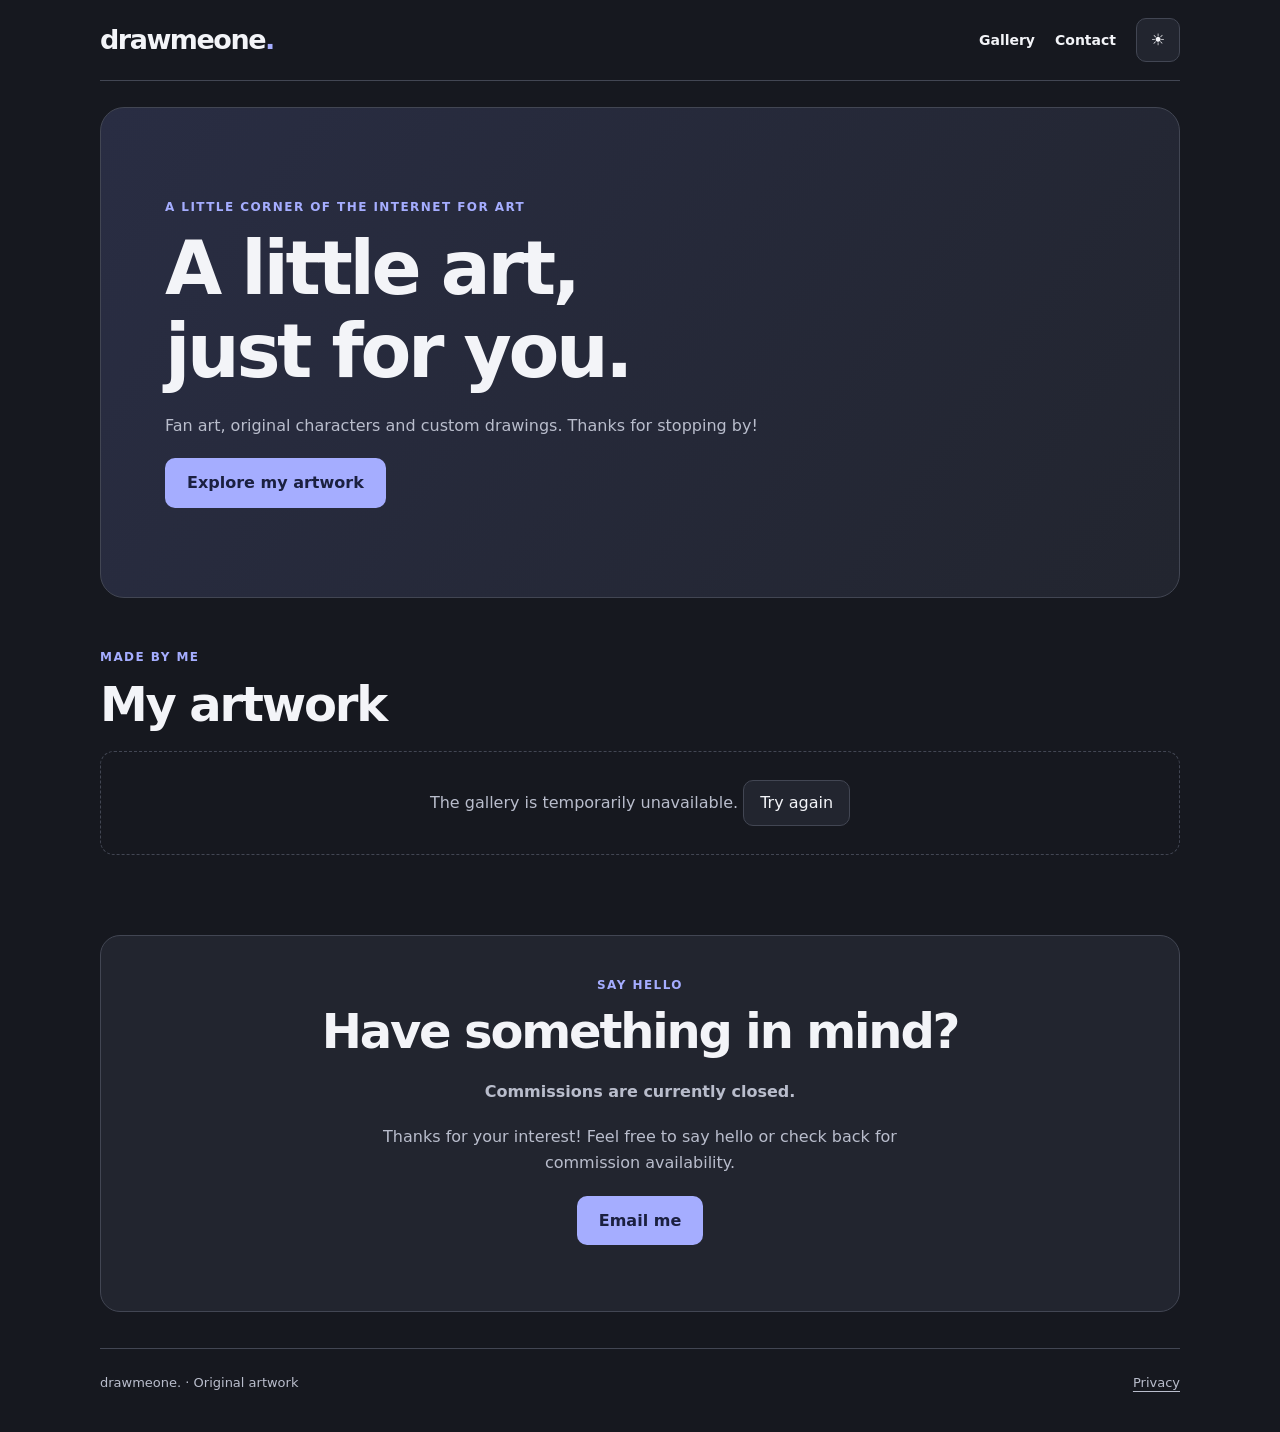
<file: index.html>
<!doctype html>
<html lang="en" data-public-mode="dark" data-layout="showcase">
<head>
<meta charset="utf-8">
<meta name="viewport" content="width=device-width,initial-scale=1">
<meta name="theme-color" content="#16181f">
<meta name="description" content="Draw Me One — a personal gallery of original drawings, fan art and character artwork.">
<meta name="robots" content="index,follow">
<meta property="og:title" content="Draw Me One — A little art, just for you">
<meta property="og:description" content="Original drawings, fan art and characters by an independent artist.">
<meta property="og:url" content="https://drawmeone.com/">
<meta property="og:type" content="website">
<link rel="canonical" href="https://drawmeone.com/">
<link rel="icon" href="/favicon.svg" type="image/svg+xml">
<title>Draw Me One — Personal art &amp; drawings</title>
<link rel="stylesheet" href="/styles.css?v=211">
<script defer src="/studio.js?v=211"></script>
</head>
<body class="home">
<a class="skip" href="#main">Skip to content</a>
<header class="masthead"><a class="wordmark" href="/" aria-label="Draw Me One homepage">drawmeone<span>.</span></a><nav aria-label="Main navigation"><a href="#portfolio">Gallery</a><a href="#contact">Contact</a><button type="button" id="theme" class="theme" aria-label="Switch to light mode">☀</button></nav></header>
<main id="main" tabindex="-1">
<section class="hero"><div class="eyebrow">A LITTLE CORNER OF THE INTERNET FOR ART</div><h1 id="hero-title">A little art,<br>just for you.</h1><p id="hero-intro">Fan art, original characters and custom drawings. Thanks for stopping by!</p><a class="primary" href="#portfolio">Explore my artwork</a></section>
<section id="portfolio" class="gallery-section" aria-labelledby="gallery-title"><div class="section-heading"><div><p class="eyebrow">MADE BY ME</p><h2 id="gallery-title">My artwork</h2></div><a id="all-art" href="/portfolio.php" hidden>See all drawings</a></div>
<noscript><p>JavaScript is disabled. <a href="/portfolio.php">Browse published drawings</a> or <a href="mailto:support@drawmeone.com">email the artist</a>.</p></noscript><p id="gallery-status" role="status">Loading artwork…</p><div id="gallery" class="gallery" role="group" aria-label="Published drawings" aria-busy="true"></div><div class="center"><button type="button" id="more" hidden>See more drawings</button></div></section>
<section id="contact" class="contact"><p class="eyebrow">SAY HELLO</p><h2>Have something in mind?</h2><p id="availability" class="availability" role="status">Commissions are currently closed.</p><p id="contact-copy">Thanks for your interest! Feel free to say hello or check back for commission availability.</p><p id="price" hidden></p><p id="payment-methods" hidden></p><form id="request-form" class="request-form" hidden><h3>Request a drawing</h3><p>Tell me about your idea. I'll reply by email to discuss the details, including any reference images.</p><label>Your name<input id="request-name" required maxlength="100" autocomplete="name"></label><label>Your email<input id="request-email" required type="email" maxlength="254" autocomplete="email"></label><label>What would you like me to draw?<textarea id="request-brief" required minlength="5" maxlength="3000" rows="5"></textarea></label><label>Budget (optional)<input id="request-budget" maxlength="120" placeholder="e.g. $30 CAD"></label><div class="request-trap" aria-hidden="true"><label>Website<input id="request-website" tabindex="-1" autocomplete="off"></label></div><div id="request-captcha"></div><button type="button" id="request-retry" hidden>Retry verification</button><button type="submit" class="primary" id="request-submit" disabled>Send request</button><p id="request-status" role="status"></p><small>No account required. This is an enquiry, not a purchase. Your details are used to respond; see <a href="/privacy.php">Privacy</a>.</small></form><a class="primary" href="mailto:support@drawmeone.com">Email me</a><div id="socials" class="socials"></div></section>
</main>
<footer><span>drawmeone. · Original artwork</span><a href="/privacy.php">Privacy</a></footer>
<dialog id="viewer" aria-label="View drawing"><div class="viewer-top"><span id="counter" aria-live="polite"></span><button type="button" id="close-viewer" aria-label="Close drawing">✕</button></div><div class="viewer-stage"><img id="large-art" alt=""><p id="viewer-error" role="status" hidden>Drawing unavailable. Please try again later.</p></div><div class="viewer-bottom"><button type="button" id="prev" aria-label="Previous drawing">←</button><a id="detail" href="/">Drawing link</a><button type="button" id="next" aria-label="Next drawing">→</button></div></dialog>
</body>
</html>
</file>
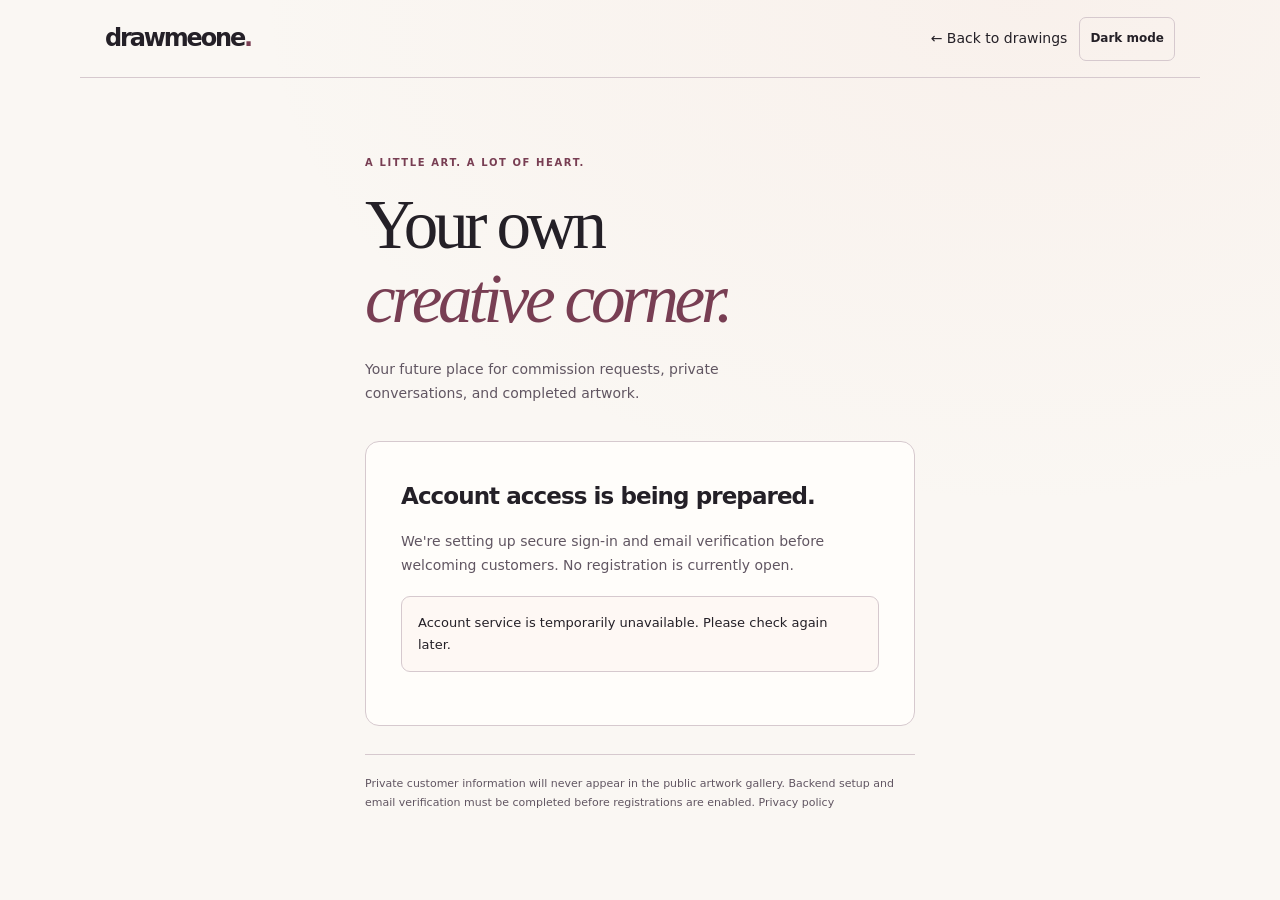
<file: account.html>
<!doctype html>
<html lang="en">
<head>
<meta charset="utf-8">
<meta name="viewport" content="width=device-width,initial-scale=1">
<meta name="robots" content="noindex,nofollow">
<meta name="referrer" content="no-referrer">
<meta name="theme-color" content="#141318">
<title>Your account · Draw Me One</title>
<link rel="icon" href="./favicon.svg" type="image/svg+xml">
<style>
:root{color-scheme:dark;--bg:#141318;--surface:#211e24;--line:#4a414c;--ink:#f9f1e9;--muted:#c3b4bb;--accent:#edb9ab}
*{box-sizing:border-box}
body{margin:0;min-height:100vh;background:radial-gradient(ellipse 80% 75% at 80% 0,rgba(237,185,171,.1),transparent 75%),var(--bg);font:14px/1.7 system-ui,-apple-system,Segoe UI,sans-serif;color:var(--ink)}
header{height:78px;display:flex;align-items:center;justify-content:space-between;gap:15px;max-width:1120px;margin:0 auto;padding:0 25px;border-bottom:1px solid var(--line)}
a{color:inherit;text-decoration:none}
a:hover{text-decoration:underline}
.brand{font-weight:900;font-size:24px;letter-spacing:-.09em}
.brand span{color:var(--accent)}
header a:last-child{font-size:12px;font-weight:700;color:var(--muted)}
main{width:min(100% - 36px,550px);margin:clamp(50px,8vh,110px) auto 100px}
.eyebrow{color:var(--accent);font-size:10px;letter-spacing:.16em;font-weight:800}
h1{font-family:Georgia,serif;font-size:clamp(44px,8vw,69px);line-height:1.07;letter-spacing:-.06em;margin:15px 0 22px;font-weight:500}
h1 em{font-weight:400;color:var(--accent)}
.lead{color:var(--muted);max-width:450px;font-size:14px;margin-bottom:35px}
.panel{background:var(--surface);border:1px solid var(--line);border-radius:14px;padding:clamp(22px,5vw,35px)}
h2{font-size:23px;font-weight:700;letter-spacing:-.04em;margin:0 0 12px}
p{color:var(--muted)}
.notice{border:1px solid var(--line);background:rgba(237,185,171,.075);border-radius:9px;padding:15px 16px;font-size:13px;color:var(--ink);margin:18px 0;white-space:pre-wrap;overflow-wrap:anywhere}
.notice[data-error="true"]{border-color:#e9a09d}
.tab-row{display:flex;gap:6px;border:1px solid var(--line);border-radius:9px;padding:5px;margin-bottom:24px}
.tab-row button{flex:1;background:transparent;border:0;color:var(--muted);border-radius:6px;padding:11px;font-weight:800;cursor:pointer}
.tab-row button[aria-selected="true"]{background:var(--accent);color:var(--accent-ink,#291c21)}
label{display:block;font-weight:700;font-size:12px;margin:17px 0 7px}
input{display:block;background:var(--bg);color:var(--ink);width:100%;border:1px solid var(--line);border-radius:8px;padding:13px;font:inherit;min-height:48px}
input:focus{border-color:var(--accent);outline:2px solid rgba(237,185,171,.25)}
button.primary{width:100%;margin-top:23px;background:var(--accent);color:var(--accent-ink,#21191c);border:0;border-radius:8px;padding:14px 18px;font-weight:900;min-height:49px;cursor:pointer}
button:disabled{opacity:.5;cursor:not-allowed}
small{display:block;color:var(--muted);font-size:11px;line-height:1.6;margin-top:8px}
.turnstile-slot{margin:22px 0 0;min-height:8px}
.account-card{display:flex;flex-direction:column;gap:11px}
.account-card strong{font-size:18px}
.account-card .primary{margin-top:15px}.account-commission-link{display:block;border-radius:8px;text-align:center;background:var(--accent);color:var(--accent-ink,#21191c);padding:14px 18px;font-size:13px;font-weight:800;text-decoration:none}.account-commission-link:hover{text-decoration:none;filter:brightness(1.08)}
.info-list{font-size:12px;color:var(--muted);margin-top:28px}
footer{border-top:1px solid var(--line);padding-top:20px;margin-top:28px;font-size:11px;color:var(--muted)}
[hidden]{display:none!important}
.privacy-ack{display:flex;align-items:flex-start;gap:9px}.privacy-ack input{width:18px;min-height:18px;height:18px;flex:0 0 18px;margin:3px 0 0}#signup-policy-link{text-decoration:underline}
 #account-privacy{border-top:1px solid var(--line);padding-top:12px;min-width:0}#account-privacy summary{cursor:pointer;min-height:44px;font-weight:700;padding:8px 0}#privacy-action,#privacy-note{display:block;width:100%;max-width:100%;background:var(--bg);color:var(--ink);border:1px solid var(--line);border-radius:8px;padding:12px;font:inherit}#privacy-case{white-space:pre-wrap;overflow-wrap:anywhere}#account-security{border-top:1px solid var(--line);padding-top:12px;min-width:0}#account-security summary{cursor:pointer;min-height:44px;font-weight:700;padding:8px 0}#security-action{display:block;width:100%;background:var(--bg);color:var(--ink);border:1px solid var(--line);border-radius:8px;padding:12px;font:inherit;min-height:48px}#security-notice,#account-email{overflow-wrap:anywhere}
.skip-link{position:absolute;left:14px;top:-90px;z-index:1000;padding:10px 16px;background:var(--accent);color:var(--accent-ink,#21191c);border-radius:7px;font-weight:800;text-decoration:none}
.skip-link:focus{top:10px}
button:focus-visible,a:focus-visible{outline:2px solid var(--accent);outline-offset:3px}
</style>
<link rel="stylesheet" href="./customer-theme.css?v=1">
<script src="./public-theme.js?v=2"></script>
<script defer src="./account.js?v=25"></script>
</head>
<body>
<a class="skip-link" href="#main">Skip to main content</a>
<header><a class="brand" href="./index.html">drawmeone<span>.</span></a><nav class="customer-head-actions" aria-label="Account navigation"><a href="./index.html">← Back to drawings</a><button type="button" class="public-theme-toggle" data-public-theme hidden>Light mode</button></nav></header>
<main id="main" tabindex="-1">
<span class="eyebrow">A LITTLE ART. A LOT OF HEART.</span>
<h1>Your own<br><em>creative corner.</em></h1>
<p class="lead">Your future place for commission requests, private conversations, and completed artwork.</p>

<section class="panel" id="unavailable" aria-live="polite">
  <h2>Account access is being prepared.</h2>
  <p>We're setting up secure sign-in and email verification before welcoming customers. No registration is currently open.</p>
  <div class="notice" id="service-state">Checking availability…</div>
</section>

<section class="panel" id="auth-workspace" hidden>
  <div class="tab-row" role="tablist" aria-label="Account action">
    <button type="button" id="tab-login" role="tab" aria-selected="true" aria-controls="login-form">Sign in</button>
    <button type="button" id="tab-signup" role="tab" aria-selected="false" aria-controls="signup-form" hidden>Create account</button>
  </div>
  <form id="login-form" autocomplete="on" novalidate>
    <h2>Welcome back.</h2>
    <label for="login-email">Email</label>
    <input id="login-email" name="email" type="email" maxlength="254" autocomplete="email" required>
    <label for="login-password">Password</label>
    <input id="login-password" name="password" type="password" autocomplete="current-password" required>
    <div id="captcha-login" class="turnstile-slot"></div>
    <p style="margin:14px 0 0;text-align:right"><a href="./password-reset.html" style="font-size:12px;color:var(--accent)">Forgot your password?</a></p>
    <button type="submit" id="submit-login" class="primary" disabled>Sign in</button>
  </form>
  <form id="signup-form" autocomplete="on" novalidate hidden>
    <h2>Make yourself at home.</h2>
    <label for="signup-name">Display name</label>
    <input id="signup-name" name="display_name" maxlength="120" minlength="2" autocomplete="name" required>
    <label for="signup-email">Email</label>
    <input id="signup-email" name="email" type="email" maxlength="254" autocomplete="email" required>
    <label for="signup-password">Password</label>
    <input id="signup-password" name="password" type="password" minlength="12" maxlength="128" autocomplete="new-password" required>
    <small>Use at least 12 characters. Never reuse your email password.</small>
    <label for="signup-password-confirm">Confirm password</label>
    <input id="signup-password-confirm" name="password_confirm" type="password" minlength="12" maxlength="128" autocomplete="new-password" required>
    <p><a id="signup-policy-link" href="./policy.php#privacy" target="_blank" rel="noopener noreferrer">Read the privacy policy</a> (opens in a new tab).</p>
    <label class="privacy-ack"><input id="signup-privacy-ack" type="checkbox" required> I have read the privacy policy.</label>
    <div id="captcha-signup" class="turnstile-slot"></div>
    <button type="submit" id="submit-signup" class="primary" disabled>Create account</button>
  </form>
  <div id="resend-wrap" hidden>
    <button type="button" id="toggle-resend" style="border:0;background:transparent;color:var(--accent);padding:12px 0;text-decoration:underline;cursor:pointer">Didn't get a verification email?</button>
    <form id="resend-form" hidden>
      <h2>Send another link.</h2>
      <p>Enter the email address you used to register. For privacy, we won't reveal whether an account exists.</p>
      <label for="resend-email">Email</label>
      <input id="resend-email" type="email" maxlength="254" autocomplete="email" required>
      <div id="captcha-resend" class="turnstile-slot"></div>
      <button type="submit" id="submit-resend" class="primary" disabled>Resend verification email</button>
    </form>
  </div>
  <p id="form-notice" class="notice" role="status" aria-live="polite" hidden></p>
  <small>Commission bookings remain closed. Account access does not yet mean orders can be placed.</small>
</section>

<section class="panel" id="signed-in" hidden>
  <div class="account-card">
    <h2>You're signed in.</h2>
    <strong id="account-name"></strong>
    <span id="account-email"></span>
    <p>Review your private commission requests and follow their status. New submissions open only when the artist is ready.</p>
    <a href="./commission.html" class="primary account-commission-link">My commissions &amp; request form</a>
    <p id="account-session-count" aria-live="polite"></p>
    <details id="account-security"><summary>Account security</summary>
      <form id="security-form">
        <label for="security-action">Security action</label>
        <select id="security-action"><option value="revoke_other_sessions">Sign out other devices</option><option value="change_password">Change password</option></select>
        <label for="security-current">Current password</label>
        <input id="security-current" type="password" autocomplete="current-password" required maxlength="128">
        <div id="security-new-fields" hidden>
          <label for="security-new">New password</label>
          <input id="security-new" type="password" autocomplete="new-password" minlength="12" maxlength="128">
          <label for="security-confirm">Confirm new password</label>
          <input id="security-confirm" type="password" autocomplete="new-password" minlength="12" maxlength="128">
          <small>Changing your password signs out every device, including this one.</small>
        </div>
        <button class="primary" id="security-submit" type="submit">Apply security action</button>
      </form>
    </details>
    <p id="security-notice" role="status" aria-live="polite"></p>
    <details id="account-privacy" hidden><summary>My data and privacy</summary>
      <p>Download a structured JSON copy of your customer records. Images are not included; use your commission workspace for available image downloads. For additional data, corrections or deletion, submit a request for individual review.</p>
      <p id="privacy-case" role="status"></p>
      <details id="privacy-history"><summary>Previous privacy requests</summary><div id="privacy-history-list"></div><p id="privacy-history-status" role="status"></p><button type="button" class="primary" id="privacy-history-refresh">Refresh history</button><button type="button" class="primary" id="privacy-history-more" hidden>Load older cases</button></details>
      <form id="privacy-form">
        <label for="privacy-action">Action</label>
        <select id="privacy-action"><option value="export">Download customer records</option><option value="access">Request additional data access</option><option value="correction">Request a correction</option><option value="deletion">Request deletion</option></select>
        <div id="privacy-note-fields" hidden><label for="privacy-note">Details (optional)</label><textarea id="privacy-note" maxlength="1000" rows="3" placeholder="Describe your request. Do not include passwords, card numbers or identity documents." aria-describedby="privacy-note-count"></textarea><small id="privacy-note-count" role="status"></small></div>
        <label for="privacy-password">Current password</label>
        <input id="privacy-password" type="password" autocomplete="current-password" maxlength="128" required>
        <button type="submit" class="primary" id="privacy-submit">Continue</button>
        <button type="button" class="primary" id="privacy-withdraw" hidden>Withdraw open request</button>
      </form>
      <p id="privacy-notice" role="status" aria-live="polite"></p>
      <p><small>Submitting a deletion request does not delete or deactivate your account. Retention obligations and existing orders require review.</small></p>
    </details>
    <button id="sign-out" class="primary" type="button">Sign out</button>
  </div>
</section>

<footer>Private customer information will never appear in the public artwork gallery. Backend setup and email verification must be completed before registrations are enabled. <a href="./policy.php#privacy">Privacy policy</a></footer>
</main>
</body>
</html>
</file>
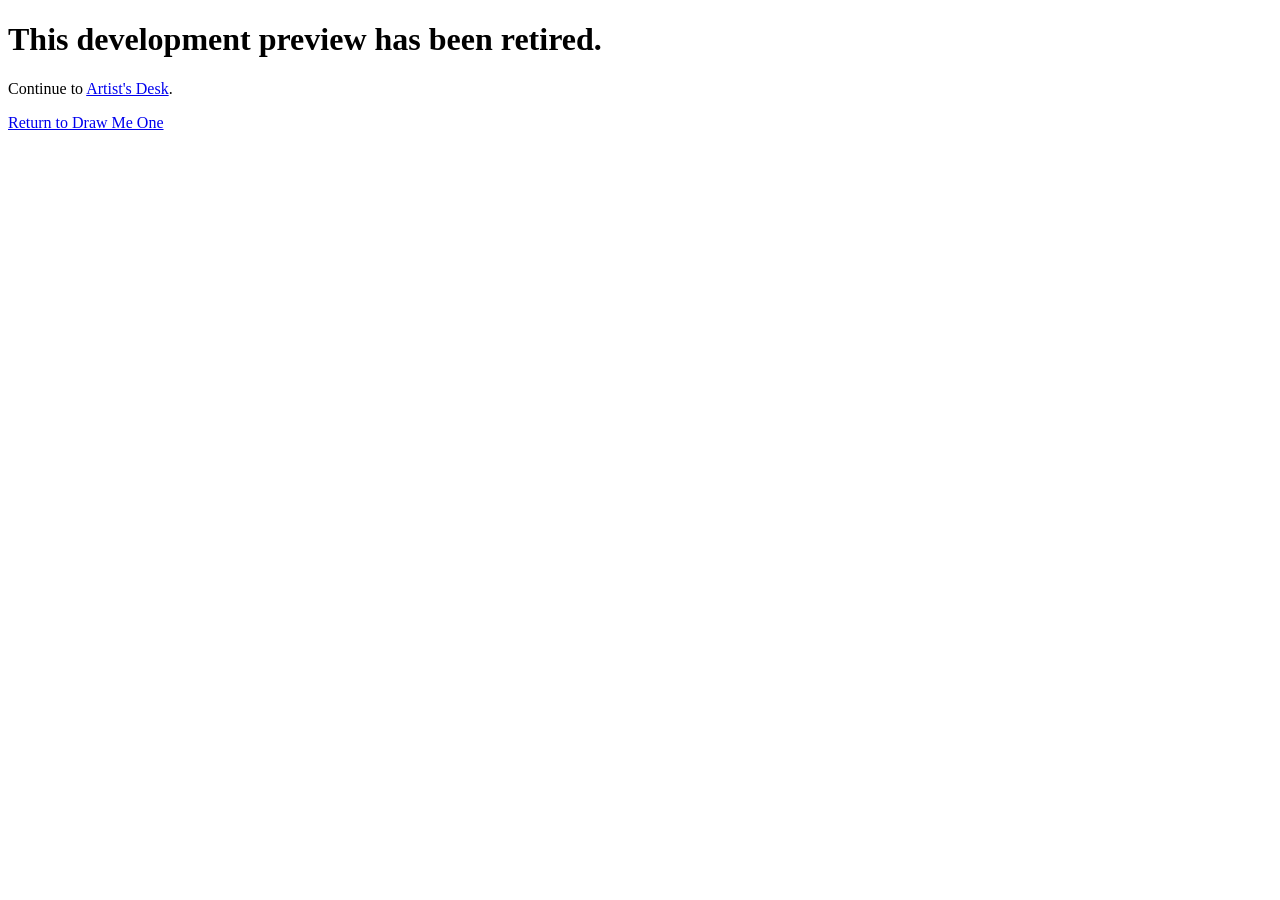
<file: admin-preview.html>
<!doctype html>
<html lang="en"><head><meta charset="utf-8"><meta name="viewport" content="width=device-width,initial-scale=1"><meta name="robots" content="noindex,nofollow"><meta name="referrer" content="no-referrer"><title>Workspace moved | Draw Me One</title></head><body><main><h1>This development preview has been retired.</h1><p>Continue to <a href="/studio-admin/index.php">Artist's Desk</a>.</p><p><a href="/">Return to Draw Me One</a></p></main></body></html>
</file>
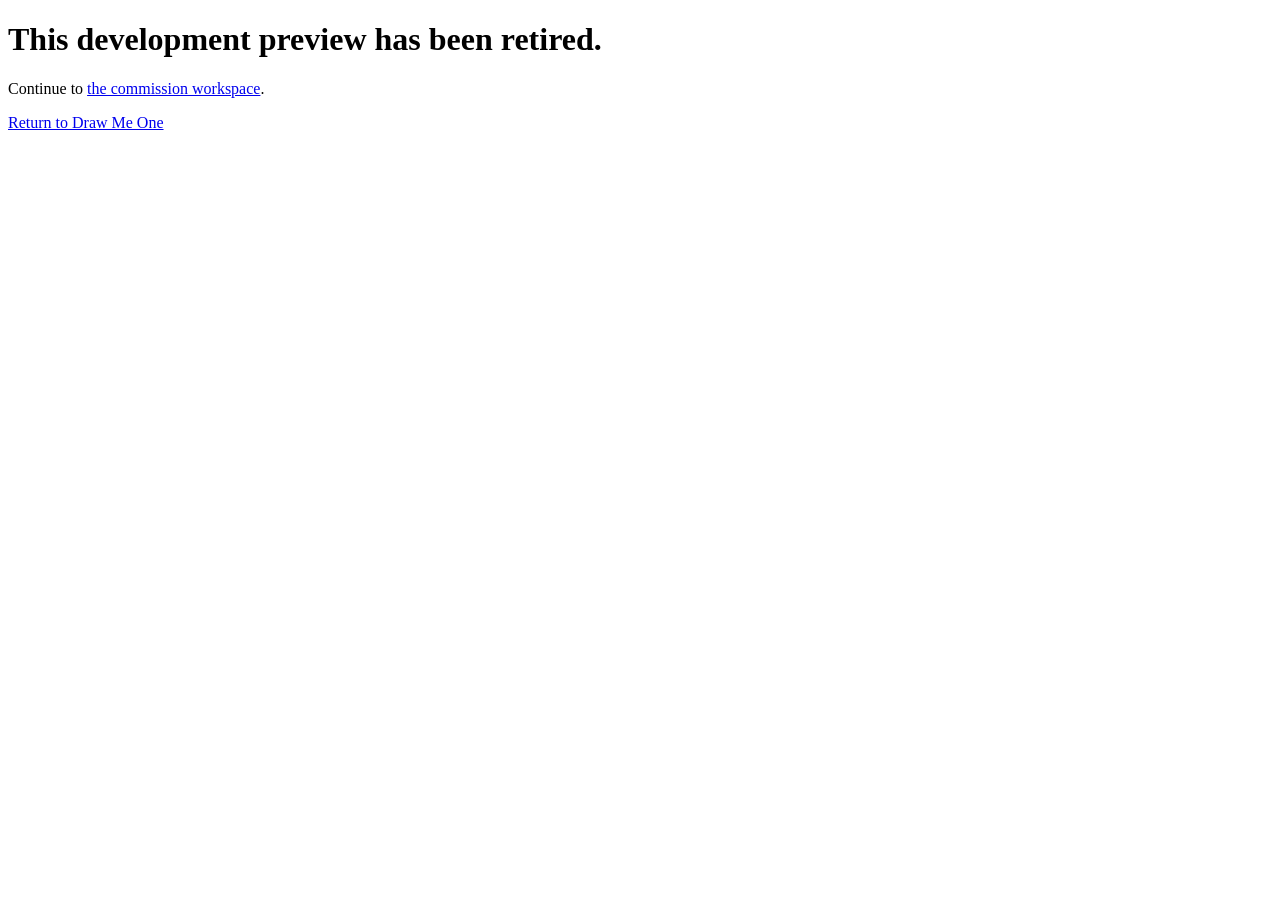
<file: commission-preview.html>
<!doctype html>
<html lang="en"><head><meta charset="utf-8"><meta name="viewport" content="width=device-width,initial-scale=1"><meta name="robots" content="noindex,nofollow"><meta name="referrer" content="no-referrer"><title>Workspace moved | Draw Me One</title></head><body><main><h1>This development preview has been retired.</h1><p>Continue to <a href="/commission.html">the commission workspace</a>.</p><p><a href="/">Return to Draw Me One</a></p></main></body></html>
</file>
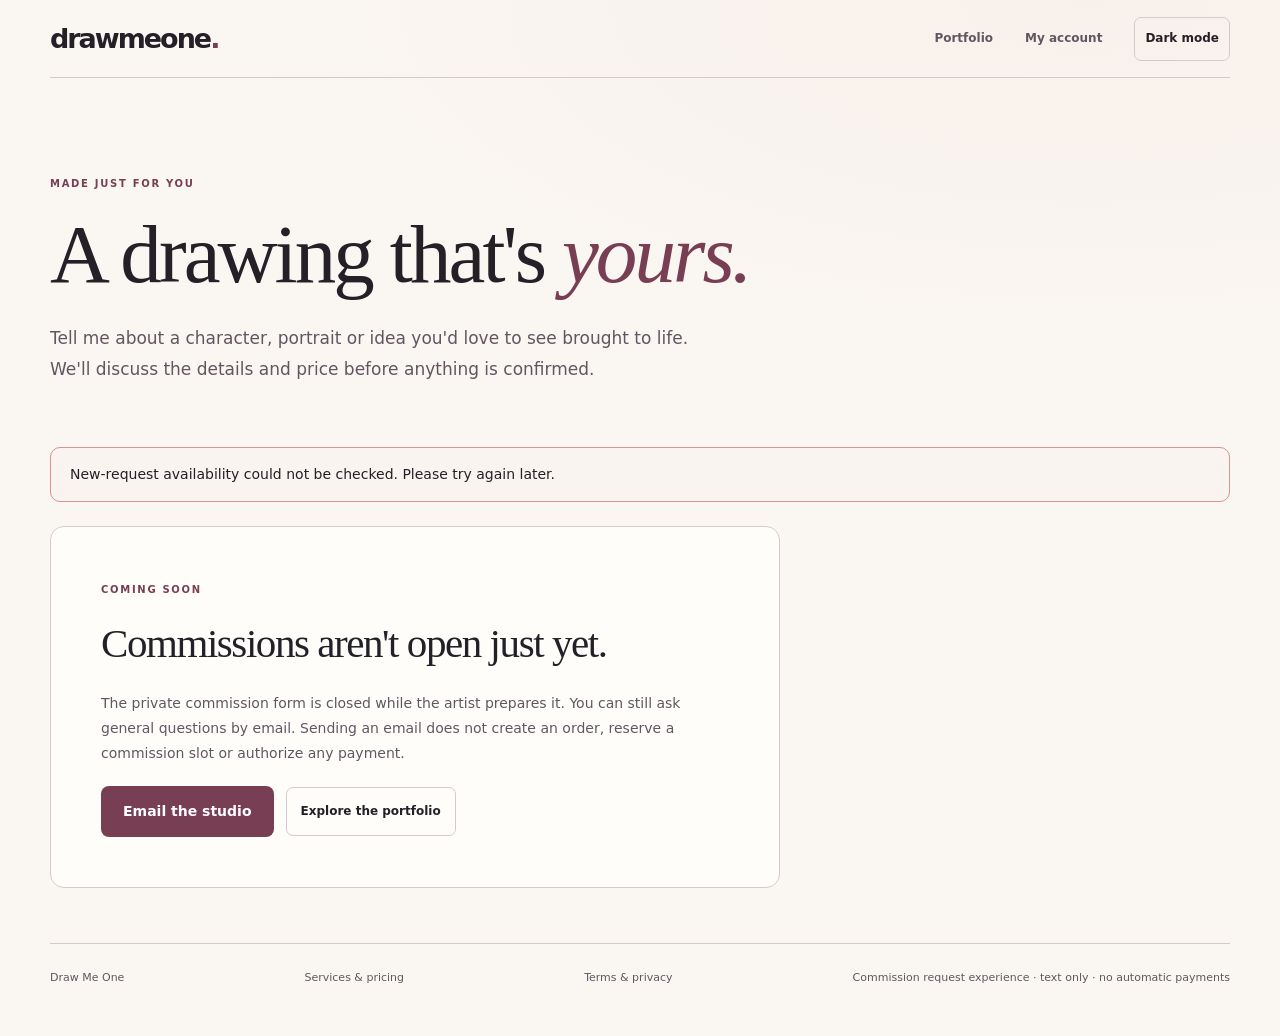
<file: commission.html>
<!doctype html>
<html lang="en">
<head>
<meta charset="utf-8">
<meta name="viewport" content="width=device-width,initial-scale=1">
<meta name="robots" content="noindex,nofollow">
<meta name="referrer" content="no-referrer">
<meta name="theme-color" content="#151317">
<meta name="description" content="Request an original custom drawing through Draw Me One when commissions open.">
<title>Commission a drawing · Draw Me One</title>
<link rel="icon" href="./favicon.svg" type="image/svg+xml">
<link rel="stylesheet" href="./commission.css?v=34">
<link rel="stylesheet" href="./customer-theme.css?v=1">
<script src="./public-theme.js?v=2"></script>
<script defer src="./commission.js?v=69"></script>
</head>
<body>
<a class="skip" href="#main">Skip to content</a>
<header class="site-head">
  <a href="./index.html" class="wordmark" aria-label="Draw Me One homepage">drawmeone<span>.</span></a>
  <nav aria-label="Main navigation">
    <a href="./index.html">Portfolio</a>
    <a href="./account.html">My account</a>
    <button type="button" class="public-theme-toggle" data-public-theme hidden>Light mode</button>
  </nav>
</header>
<main id="main" tabindex="-1">
  <div class="page-heading">
    <span class="eyebrow">MADE JUST FOR YOU</span>
    <h1>A drawing that's <em>yours.</em></h1>
    <p>Tell me about a character, portrait or idea you'd love to see brought to life. We'll discuss the details and price before anything is confirmed.</p>
  </div>
  <section id="request-status" class="notice" role="status" aria-live="polite">Checking commission availability…</section>
  <section id="request-closed" class="state-panel">
    <span class="eyebrow">COMING SOON</span>
    <h2>Commissions aren't open just yet.</h2>
    <p>The private commission form is closed while the artist prepares it. You can still ask general questions by email. Sending an email does not create an order, reserve a commission slot or authorize any payment.</p>
    <div class="closed-actions">
      <a href="mailto:support@drawmeone.com?subject=Draw%20Me%20One%20inquiry" class="primary-link">Email the studio</a>
      <a href="./index.html#portfolio" class="text-button">Explore the portfolio</a>
    </div>
  </section>
  <section id="request-signin" class="state-panel" hidden>
    <span class="eyebrow">YOUR CREATIVE CORNER</span>
    <h2>Sign in to send your idea.</h2>
    <p>Your private customer account keeps commission details separate from public artwork. A confirmed email address is required.</p>
    <a id="request-signin-link" href="./account.html" class="primary-link">Sign in or create an account</a>
  </section>
  <div id="customer-workspace" class="workspace" hidden>
    <section id="request-recovery" class="request-form-panel" hidden aria-labelledby="request-recovery-heading">
      <h2 id="request-recovery-heading">Previous submission</h2>
      <p class="small">An earlier submission ID is retained in this browser tab. Check whether it was received, even if commission intake is closed.</p>
      <button id="request-recovery-check" type="button" class="text-button">Check submission receipt</button>
      <button id="request-recovery-open" type="button" class="text-button" hidden>View existing request</button>
      <button id="request-recovery-dismiss" type="button" class="text-button">Clear saved submission ID</button>
      <p id="request-recovery-status" role="status" class="small"></p>
    </section>
    <section id="request-create-panel" class="request-form-panel">
      <div class="panel-heading">
        <span class="eyebrow">01 / START YOUR REQUEST</span>
        <h2>Tell me what you're imagining.</h2>
        <p class="small">This sends a text-only request for review—not an order or payment. Exact availability, delivery time and price are decided afterward.</p>
      </div>
      <form id="request-form" novalidate>
        <div class="field-row">
          <div class="field">
            <label for="request-tier">Drawing package</label>
            <select id="request-tier" name="tier">
              <option value="">Custom idea — discuss with artist</option>
            </select>
            <small id="tier-note">Choose a package or describe a custom idea.</small><ul id="request-tier-features" class="request-tier-features" hidden></ul><p id="request-package-handoff" class="small" role="status"></p>
          </div>
          <div class="field">
            <label for="request-subject">Type of drawing</label>
            <select id="request-subject" required>
              <option value="original_character">Original character (OC)</option>
              <option value="fan_character">Game, anime or fan character</option>
              <option value="portrait">Portrait</option>
              <option value="other">Something else</option>
            </select>
          </div>
        </div>
        <fieldset id="request-addons" class="addons">
          <legend>Optional add-ons</legend>
          <p class="small" id="addons-empty">No add-ons are available for this selection.</p><p id="request-addons-count" class="small" role="status">0 of 8 extras selected</p>
          <div id="addons-options" class="addon-options"></div>
          <p id="request-addons-change" class="small" role="status"></p>
        </fieldset>
        <section id="request-estimate" class="request-estimate" hidden aria-label="Package estimate"><strong>Selected drawing and extras estimate</strong><p id="request-estimate-value" role="status"></p><small>Not a final price, invoice or payment request. The artist must review the scope and issue an individual quote.</small></section>
        <div class="field">
          <label for="request-brief">Describe your drawing</label>
          <textarea id="request-brief" maxlength="6000" rows="8" required aria-describedby="request-brief-count request-brief-help" placeholder="Who or what should be in the artwork? What mood, pose, colours, details or setting are important?"></textarea>
          <small id="request-brief-count">0 / 6000 UTF-8 bytes</small><small id="request-brief-help">Write a detailed brief (at least 30 UTF-8 bytes). Avoid sensitive information. Private reference uploads become available after submitting, when enabled.</small><details class="brief-guide"><summary>What should I include?</summary><ul><li>Subject or character and important identifying details.</li><li>Pose, expression, mood and preferred colours.</li><li>Background, composition and intended use.</li><li>Anything the artist should avoid. Mention reference images you can provide privately later.</li></ul><p class="small">Do not include passwords, payment information or private identification documents.</p></details>
        </div>
        <div class="field-row">
          <div class="field">
            <label for="request-deadline">Preferred deadline (optional)</label>
            <input id="request-deadline" type="date">
            <small>No delivery date is guaranteed by submitting this request.</small>
          </div>
          <div class="field">
            <label for="request-contact">Preferred contact</label>
            <select id="request-contact">
              <option value="onsite">Private messages on this site</option>
              <option value="email">Email</option>
            </select>
            <small>A preferred contact method, not permission to send automated marketing.</small>
          </div>
        </div>
        <p class="small"><a id="request-policy-link" href="./policy.php" target="_blank" rel="noopener noreferrer">Read the commission terms and privacy policy</a> (opens in a new tab).</p>
        <label class="review-checkbox">
          <input type="checkbox" id="request-ack" required>
          <span>I have read the commission terms and privacy policy, and understand this is only a request for artist review. The artwork, pricing, delivery schedule and any payment will be agreed separately before an order is placed.</span>
        </label>
        <p id="request-unsent" class="small" role="status" hidden>Your unsent request is held only on this page. Leaving may discard it.</p><button type="button" id="request-clear-draft" class="text-button" hidden>Clear unsent form</button>
        <div class="submit-row">
          <span class="small">No charge at submission. Maximum three new requests per 24 hours.</span>
          <button id="request-submit" class="primary-button" type="submit" disabled>Send request for review</button>
          <button id="request-new-key" class="text-button" type="button" hidden>Start a separate request</button>
        </div>
        <p id="request-feedback" class="notice" role="status" aria-live="polite" hidden></p>
      </form>
    </section>
    <section class="history-panel" id="history-panel">
      <div class="panel-heading">
        <span class="eyebrow">02 / YOUR CREATIVE HISTORY</span>
        <h2>My commission requests</h2>
        <p class="small">Only your own requests are shown. Artist notes and unsent quotes stay private.</p>
      </div>
      <section id="customer-attention" class="customer-attention" aria-labelledby="customer-attention-title" hidden>
        <h3 id="customer-attention-title">Your commission updates</h3>
        <p class="small">Recent available items across your history. Artist replies from the last 14 days are shortcuts, not unread indicators. Open details to confirm the latest status.</p>
        <p id="customer-attention-count" class="small"></p><div id="customer-attention-items" class="customer-attention-items"></div>
      </section>
      <div class="request-history-toolbar">
        <div class="request-history-filters">
          <label for="request-history-search">Find a request
            <input id="request-history-search" type="search" maxlength="90" autocomplete="off"
              placeholder="Reference, type, package or status">
          </label>
          <label for="request-history-filter">Status
            <select id="request-history-filter">
              <option value="all">All requests</option>
              <option value="active">Active requests</option>
              <option value="closed">Completed or closed</option>
            </select>
          </label>
          <label for="request-history-sort">Order by
            <select id="request-history-sort"><option value="recent">Most recent</option><option value="deadline">Agreed date (active)</option><option value="oldest">Oldest first</option></select>
          </label>
        </div>
        <button type="button" id="request-history-search-all" class="text-button">Search entire history</button>
        <button type="button" id="request-history-clear" class="text-button">Clear history filters</button>
        <button type="button" id="refresh-requests" class="text-button">Refresh requests</button>
        <p class="small">Quick filters apply to loaded requests. Search entire history finds older matches by reference, type, package or stored workflow status.</p>
        <p id="request-history-count" class="small" role="status" aria-live="polite">Loading request history…</p>
      </div>
      <div id="my-request-list" class="request-list">
        <p class="small">Loading your requests…</p>
      </div>
      <div class="request-history-more">
        <button type="button" id="request-history-older" class="text-button" hidden>Load older requests</button>
        <p id="request-history-feedback" class="small" role="status" aria-live="polite"></p>
      </div>
      <section id="my-request-detail" class="request-detail" hidden>
        <div class="detail-heading">
          <h3 id="detail-ref">Request</h3>
          <div class="detail-heading-actions">
            <a id="detail-summary" class="text-button" target="_blank" rel="noopener noreferrer" hidden>Printable summary</a>
            <button type="button" id="detail-refresh" class="text-button">Refresh details</button>
            <button type="button" id="detail-close" class="text-button">Close</button>
          </div>
        </div>
        <p id="detail-load-status" class="small" role="status" aria-live="polite" hidden></p>
        <p id="detail-drafts-warning" class="small" role="status" hidden></p>
        <div id="detail-content" hidden>
        <section id="detail-progress" class="detail-progress" aria-labelledby="detail-progress-title"><h4 id="detail-progress-title">Commission at a glance</h4><p id="detail-next-step"></p><div id="detail-next-actions" class="detail-next-actions"></div><dl id="detail-milestones" class="detail-milestones"></dl><p class="small">These are recorded milestones, not a completion percentage or delivery guarantee.</p></section>
        <dl class="request-facts">
          <div><dt>Status</dt><dd id="detail-status"></dd></div>
          <div><dt>Drawing type</dt><dd id="detail-type"></dd></div>
          <div><dt>Tier and extras</dt><dd id="detail-options"></dd></div>
          <div><dt>Preferred contact</dt><dd id="detail-contact"></dd></div>
          <div><dt>Requested deadline</dt><dd id="detail-deadline"></dd></div>
          <div><dt>Acknowledged policies</dt><dd id="detail-policy"></dd></div>
        </dl>
        <h4>Your description</h4>
        <p id="detail-brief" class="detail-brief"></p>
        <button type="button" id="detail-withdraw" class="text-button" hidden>Withdraw unaccepted request</button>
        <p id="detail-withdraw-status" class="small" role="status" aria-live="polite"></p>
        <section class="detail-references">
          <h4>Private reference images</h4>
          <p class="small">Reference drawings are private, not added to the artist's public gallery.</p>
          <p id="detail-reference-capacity" class="small" role="status"></p>
          <div id="detail-reference-list" class="reference-grid"></div>
          <form id="detail-reference-form" hidden>
            <label for="detail-reference-files">Add reference images (JPEG, PNG or WebP, up to 4 MB each)</label>
            <input id="detail-reference-files" type="file" accept="image/jpeg,image/png,image/webp" multiple required>
            <button type="submit" id="detail-reference-upload" class="text-button">Upload private references</button>
          </form>
          <button type="button" id="detail-reference-stop" class="text-button" hidden>Stop after current image</button>
          <progress id="detail-reference-progress" value="0" max="1" hidden aria-label="Private reference upload progress"></progress>
          <button type="button" id="detail-reference-resume" class="text-button" hidden>Upload remaining images</button>
          <button type="button" id="detail-reference-discard" class="text-button" hidden>Discard remaining images</button>
          <p id="detail-reference-feedback" class="small" role="status" aria-live="polite"></p>
        </section>
        <section id="detail-quote-section" class="detail-quote-section" hidden>
          <h4>Quotes from the artist</h4>
          <p class="small">Review the exact drawing scope, currency, total and expiration. A quote is not an invoice. No online payment is collected here.</p>
          <div id="detail-quotes" class="detail-quotes"></div>
          <p id="detail-quote-feedback" role="status" aria-live="polite" class="small"></p>
        </section>
        <section id="detail-order-section" class="detail-order-section" hidden>
          <h4>My order progress</h4>
          <p class="small">Order and payment status are displayed separately. The site does not automatically collect payment.</p>
          <div id="detail-orders"></div>
        </section>
        <p id="detail-thread-count" class="small" role="status"></p>
        <button type="button" id="detail-thread-full" class="text-button" hidden>Show earlier messages</button>
        <p id="detail-conversation-full" class="small" role="status" hidden>This conversation has reached its storage limit. Existing messages remain readable. If a send was interrupted, retry the unchanged message; otherwise contact the artist separately.</p>
        <div id="detail-messages" class="detail-messages"></div>
        <form id="detail-reply-form" class="detail-reply-form" hidden>
          <label for="detail-reply-body">Private message to the artist</label>
          <textarea id="detail-reply-body" minlength="2" maxlength="3000" rows="4" required placeholder="Ask a question or add a detail to your request…"></textarea>
          <button type="submit" class="primary-button" id="detail-reply-send" disabled>Send message</button>
          <p id="detail-reply-feedback" class="small" role="status" aria-live="polite"></p>
        </form>
        <p class="small" id="detail-reply-disabled">Private replies are not available yet. Your history remains readable.</p>
        <p class="small">Quote acceptance, order confirmation and any payment arrangements are separate steps.</p>
        </div>
      </section>
    </section>
  </div>
  <footer>
    <a href="./index.html">Draw Me One</a>
    <a href="./services.php">Services &amp; pricing</a>
    <a href="./policy.php">Terms &amp; privacy</a>
    <span>Commission request experience · text only · no automatic payments</span>
  </footer>
</main>
</body>
</html>
</file>
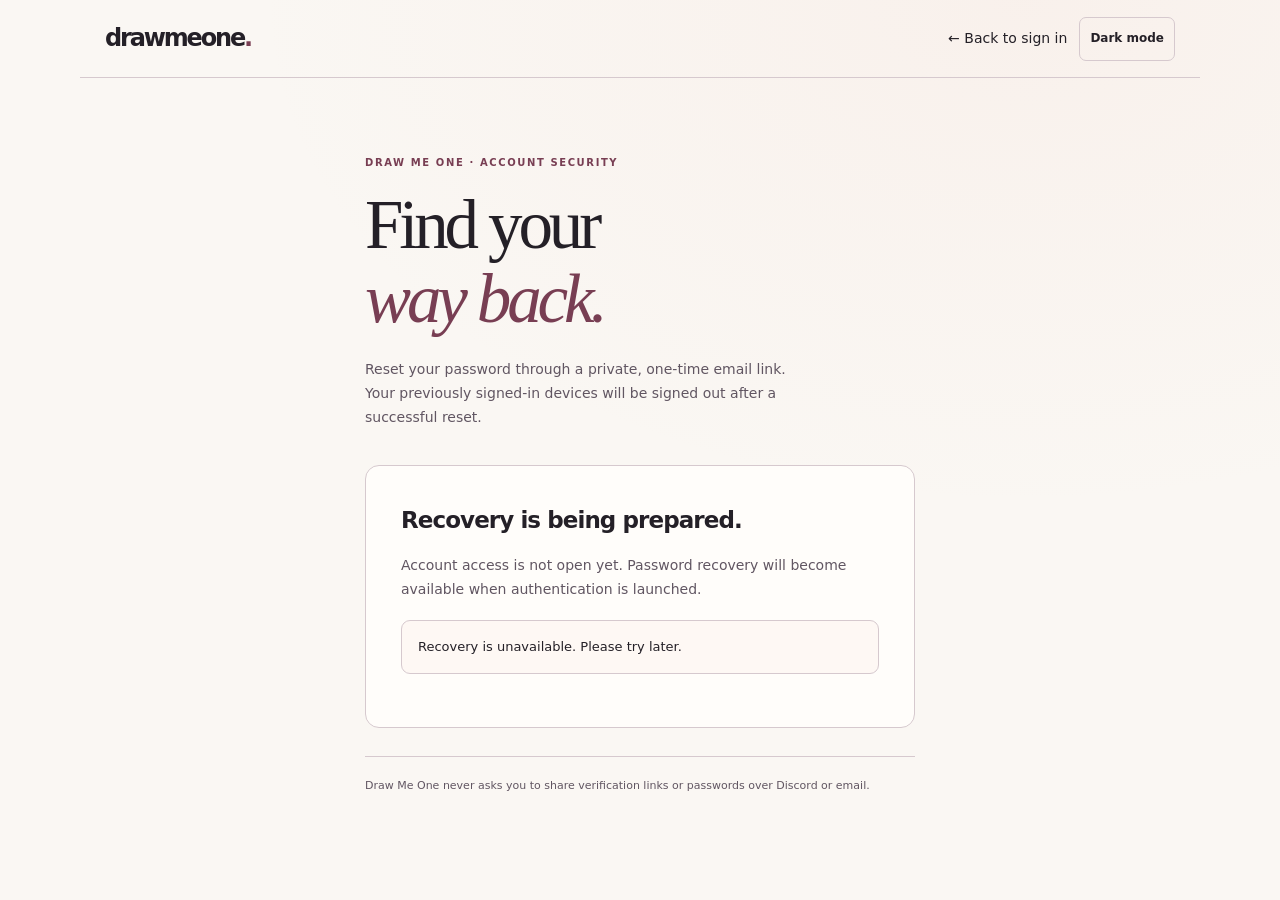
<file: password-reset.html>
<!doctype html>
<html lang="en">
<head>
<meta charset="utf-8"><meta name="viewport" content="width=device-width,initial-scale=1">
<meta name="robots" content="noindex,nofollow"><meta name="referrer" content="no-referrer">
<meta name="theme-color" content="#141318">
<link rel="icon" href="./favicon.svg" type="image/svg+xml">
<title>Recover your account · Draw Me One</title>
<style>
:root{color-scheme:dark;--bg:#141318;--surface:#211e24;--line:#4a414c;--ink:#f9f1e9;--muted:#c3b4bb;--accent:#edb9ab}
*{box-sizing:border-box}
body{margin:0;min-height:100vh;background:radial-gradient(ellipse 80% 75% at 80% 0,rgba(237,185,171,.1),transparent 75%),var(--bg);font:14px/1.7 system-ui,-apple-system,Segoe UI,sans-serif;color:var(--ink)}
header{height:78px;display:flex;align-items:center;justify-content:space-between;gap:15px;max-width:1120px;margin:0 auto;padding:0 25px;border-bottom:1px solid var(--line)}
a{color:inherit;text-decoration:none}
a:hover{text-decoration:underline}
.brand{font-weight:900;font-size:24px;letter-spacing:-.09em}
.brand span{color:var(--accent)}
header a:last-child{font-size:12px;font-weight:700;color:var(--muted)}
main{width:min(100% - 36px,550px);margin:clamp(50px,8vh,110px) auto 100px}
.eyebrow{color:var(--accent);font-size:10px;letter-spacing:.16em;font-weight:800}
h1{font-family:Georgia,serif;font-size:clamp(44px,8vw,69px);line-height:1.07;letter-spacing:-.06em;margin:15px 0 22px;font-weight:500}
h1 em{font-weight:400;color:var(--accent)}
.lead{color:var(--muted);max-width:450px;font-size:14px;margin-bottom:35px}
.panel{background:var(--surface);border:1px solid var(--line);border-radius:14px;padding:clamp(22px,5vw,35px)}
h2{font-size:23px;font-weight:700;letter-spacing:-.04em;margin:0 0 12px}
p{color:var(--muted)}
.notice{border:1px solid var(--line);background:rgba(237,185,171,.075);border-radius:9px;padding:15px 16px;font-size:13px;color:var(--ink);margin:18px 0;white-space:pre-wrap;overflow-wrap:anywhere}
.notice[data-error="true"]{border-color:#e9a09d}
.tab-row{display:flex;gap:6px;border:1px solid var(--line);border-radius:9px;padding:5px;margin-bottom:24px}
.tab-row button{flex:1;background:transparent;border:0;color:var(--muted);border-radius:6px;padding:11px;font-weight:800;cursor:pointer}
.tab-row button[aria-selected="true"]{background:var(--accent);color:var(--accent-ink,#291c21)}
label{display:block;font-weight:700;font-size:12px;margin:17px 0 7px}
input{display:block;background:var(--bg);color:var(--ink);width:100%;border:1px solid var(--line);border-radius:8px;padding:13px;font:inherit;min-height:48px}
input:focus{border-color:var(--accent);outline:2px solid rgba(237,185,171,.25)}
button.primary{width:100%;margin-top:23px;background:var(--accent);color:var(--accent-ink,#21191c);border:0;border-radius:8px;padding:14px 18px;font-weight:900;min-height:49px;cursor:pointer}
button:disabled{opacity:.5;cursor:not-allowed}
small{display:block;color:var(--muted);font-size:11px;line-height:1.6;margin-top:8px}
.turnstile-slot{margin:22px 0 0;min-height:8px}
.account-card{display:flex;flex-direction:column;gap:11px}
.account-card strong{font-size:18px}
.account-card .primary{margin-top:15px}
.info-list{font-size:12px;color:var(--muted);margin-top:28px}
footer{border-top:1px solid var(--line);padding-top:20px;margin-top:28px;font-size:11px;color:var(--muted)}
.reset-next-step a{display:block;padding:13px 17px;min-height:48px;text-align:center;border:1px solid var(--accent);border-radius:8px;color:var(--accent);font-weight:800}
.reset-next-step a:hover{background:rgba(237,185,171,.1);text-decoration:none}
[hidden]{display:none!important}
.skip-link{position:absolute;left:14px;top:-90px;z-index:1000;padding:10px 16px;background:var(--accent);color:var(--accent-ink,#21191c);border-radius:7px;font-weight:800;text-decoration:none}
.skip-link:focus{top:10px}
button:focus-visible,a:focus-visible{outline:2px solid var(--accent);outline-offset:3px}
</style>
<link rel="stylesheet" href="./customer-theme.css?v=1">
<script src="./public-theme.js?v=2"></script>
<script defer src="./password-reset.js?v=13"></script>
</head>
<body>
<a class="skip-link" href="#main">Skip to main content</a>
<header><a class="brand" href="./index.html">drawmeone<span>.</span></a><nav class="customer-head-actions" aria-label="Account navigation"><a href="./account.html">← Back to sign in</a><button type="button" class="public-theme-toggle" data-public-theme hidden>Light mode</button></nav></header>
<main id="main" tabindex="-1">
<span class="eyebrow">DRAW ME ONE · ACCOUNT SECURITY</span>
<h1>Find your<br><em>way back.</em></h1>
<p class="lead">Reset your password through a private, one-time email link. Your previously signed-in devices will be signed out after a successful reset.</p>
<section class="panel" id="reset-unavailable">
  <h2>Recovery is being prepared.</h2>
  <p>Account access is not open yet. Password recovery will become available when authentication is launched.</p>
  <div class="notice" id="reset-state" role="status">Checking availability…</div>
</section>
<section class="panel" id="reset-workspace" hidden>
  <form id="request-reset" novalidate>
    <h2>Request a reset link.</h2>
    <p>Enter your account email. If an eligible account exists, we'll send a recovery link.</p>
    <label for="reset-email">Email address</label>
    <input id="reset-email" name="email" type="email" maxlength="254" autocomplete="email" required>
    <div id="reset-captcha" class="turnstile-slot"></div>
    <button type="submit" class="primary" id="reset-request-button" disabled>Send recovery email</button>
  </form>
  <form id="confirm-reset" novalidate hidden>
    <h2>Choose a new password.</h2>
    <p>This is a one-time link that expires after 30 minutes.</p>
    <label for="reset-password">New password</label>
    <input id="reset-password" type="password" minlength="12" maxlength="128" autocomplete="new-password" required>
    <small>Use at least 12 characters.</small>
    <label for="reset-confirm">Confirm new password</label>
    <input id="reset-confirm" type="password" minlength="12" maxlength="128" autocomplete="new-password" required>
    <button type="submit" class="primary" id="reset-confirm-button">Update my password</button>
  </form>
  <div id="reset-message" class="notice" hidden role="status" aria-live="polite"></div>
  <p class="reset-next-step" id="reset-request-another" hidden>
    <a href="./password-reset.html">Request a new recovery link</a>
  </p>
  <p class="reset-next-step" id="reset-back-to-signin" hidden>
    <a href="./account.html">Return to sign in</a>
  </p>
</section>
<footer>Draw Me One never asks you to share verification links or passwords over Discord or email.</footer>
</main>
</body>
</html>
</file>
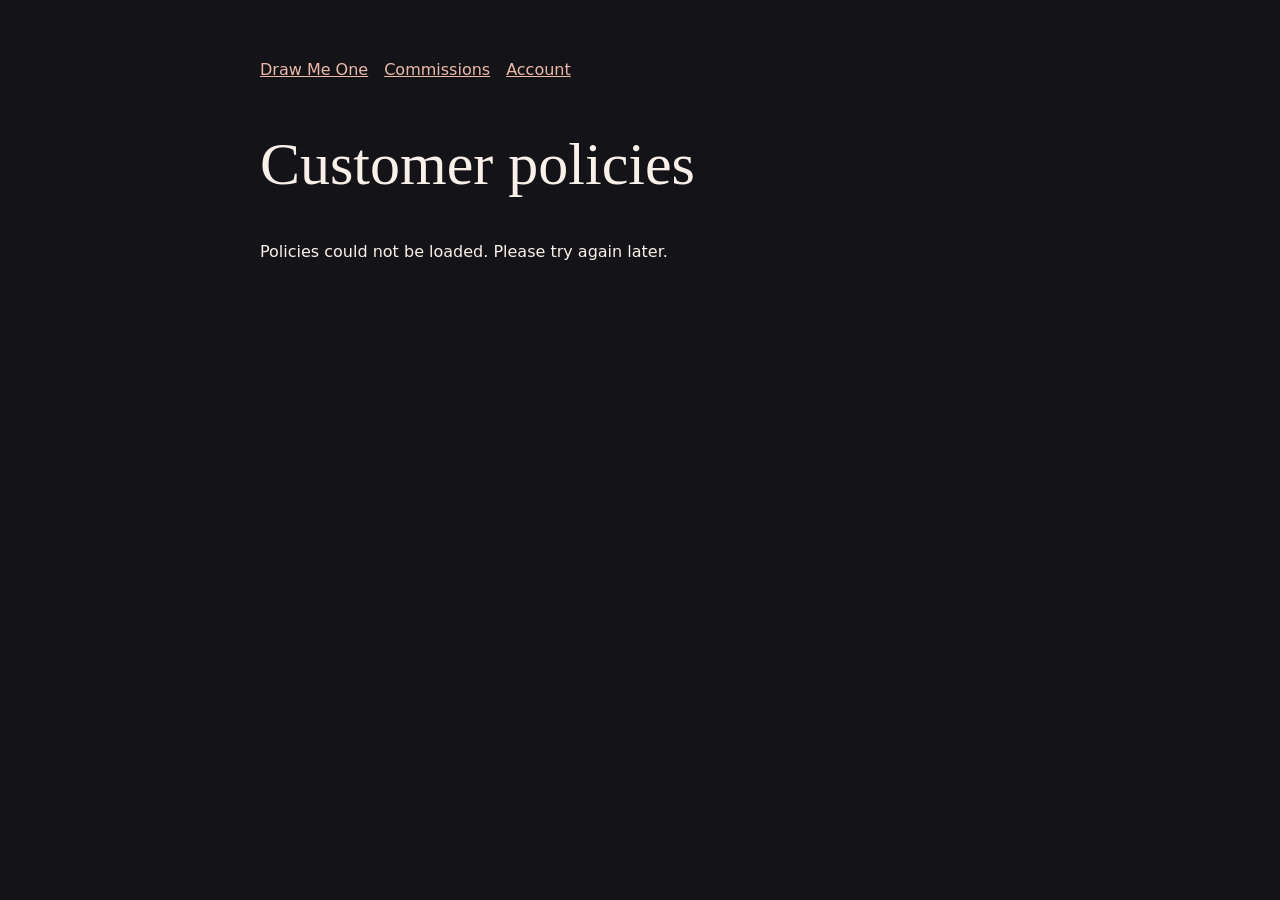
<file: policy.html>
<!doctype html>
<html lang="en"><head><meta charset="utf-8"><meta name="viewport" content="width=device-width,initial-scale=1">
<meta name="robots" content="noindex,follow"><meta name="referrer" content="no-referrer"><title>Customer policies · Draw Me One</title>
<link rel="icon" href="./favicon.svg"><style>
:root{color-scheme:dark;--bg:#141318;--ink:#f9f1e9;--muted:#c3b4bb;--line:#4a414c;--accent:#edb9ab}*{box-sizing:border-box}body{margin:0;background:var(--bg);color:var(--ink);font:16px/1.7 system-ui,sans-serif}main{width:min(760px,100% - 40px);margin:48px auto 80px}a{color:var(--accent)}h1{font:clamp(36px,7vw,60px)/1.1 Georgia,serif}h2{margin-top:40px;border-bottom:1px solid var(--line);padding-bottom:12px}p{overflow-wrap:anywhere}#policy-terms,#policy-privacy{white-space:pre-wrap;overflow-wrap:anywhere}#policy-version{color:var(--muted)}nav{display:flex;flex-wrap:wrap;gap:16px}nav a{padding:8px 0}[hidden]{display:none!important}
</style><script defer src="./policy.js?v=1"></script></head><body><main><nav><a href="./index.html">Draw Me One</a><a href="./commission.html">Commissions</a><a href="./account.html">Account</a></nav><h1>Customer policies</h1><p id="policy-status" role="status">Checking published policies…</p><article id="policy-document" hidden><p id="policy-version"></p><nav aria-label="Policy sections"><a href="#terms">Commission terms</a><a href="#privacy">Privacy policy</a></nav><h2 id="terms">Commission terms</h2><div id="policy-terms"></div><h2 id="privacy">Privacy policy</h2><div id="policy-privacy"></div></article></main></body></html>
</file>
<file: styles.css>
:root{color-scheme:dark;--bg:#19161b;--panel:#252027;--ink:#f5ede7;--muted:#c8b9c1;--accent:#edbca9;--button:#291e24;--line:#51444e;--width:1080px}
:root[data-public-mode=light]{color-scheme:light;--bg:#fbf7f2;--panel:#fffdf9;--ink:#30252e;--muted:#6b5b67;--accent:#8b4259;--button:#fff;--line:#dfced5}
*{box-sizing:border-box}html{scroll-behavior:smooth;scroll-padding-top:20px}body{margin:0;background:var(--bg);color:var(--ink);font:16px/1.65 system-ui,-apple-system,"Segoe UI",sans-serif}a{color:inherit;text-underline-offset:4px}button,input,textarea,select{font:inherit}button,a,input,textarea,select{touch-action:manipulation}button{cursor:pointer;background:var(--panel);color:var(--ink);border:1px solid var(--line);border-radius:8px;min-height:44px;padding:9px 16px}button:disabled{cursor:default;opacity:.65}button:hover:not(:disabled){border-color:var(--accent)}:focus-visible{outline:2px solid var(--accent);outline-offset:4px}[hidden]{display:none!important}.skip{position:absolute;top:-100px;left:16px;background:var(--panel);padding:12px;z-index:9}.skip:focus{top:12px}.masthead,main,footer{max-width:var(--width);width:calc(100% - 40px);margin:auto}.masthead{display:flex;align-items:center;justify-content:space-between;gap:14px;padding:20px 0;border-bottom:1px solid var(--line)}.wordmark{font-size:27px;font-weight:850;letter-spacing:-.07em;text-decoration:none;white-space:nowrap}.wordmark span,.eyebrow{color:var(--accent)}nav{display:flex;align-items:center;gap:20px;flex-wrap:wrap}nav a{font-size:14px;font-weight:600;text-decoration:none;padding:8px 0}.theme{min-width:44px;padding:6px}.hero{text-align:center;padding:clamp(68px,12vw,144px) 0 clamp(58px,10vw,100px);max-width:720px;margin:auto}.eyebrow{font-size:11px;letter-spacing:.17em;font-weight:750;margin:0 0 10px}.hero h1,h2{font-family:Georgia,"Times New Roman",serif;font-weight:400;letter-spacing:-.045em;line-height:1.08;margin:0}.hero h1{font-size:clamp(48px,8vw,86px)}h2{font-size:clamp(32px,5vw,48px)}.hero p:not(.eyebrow),.contact p:not(.eyebrow){color:var(--muted);max-width:540px;margin:20px auto}.primary{display:inline-flex;align-items:center;justify-content:center;min-height:48px;border:0;background:var(--accent);color:var(--button);font-weight:700;border-radius:8px;padding:12px 22px;text-decoration:none}.section-heading{display:flex;justify-content:space-between;align-items:end;gap:16px;flex-wrap:wrap;margin-bottom:20px}.section-heading a{font-size:14px;color:var(--muted)}.gallery-section{padding:20px 0 60px}.gallery{display:grid;grid-template-columns:repeat(3,minmax(0,1fr));gap:14px;align-items:start}.tile{border:0;padding:0;overflow:hidden;display:flex;align-items:center;justify-content:center;background:var(--panel);border-radius:10px;min-width:0;width:100%;aspect-ratio:4/5}.tile img{display:block;width:100%;height:100%;object-fit:contain}.tile:hover{outline:1px solid var(--accent)}#gallery-status{color:var(--muted);padding:16px 0}.center{text-align:center;margin-top:20px}.contact{border-top:1px solid var(--line);text-align:center;padding:64px 0 72px}.contact .availability{color:var(--accent);font-weight:700}.socials{display:flex;gap:16px;flex-wrap:wrap;justify-content:center;margin-top:18px}footer{border-top:1px solid var(--line);display:flex;gap:16px;justify-content:space-between;align-items:center;flex-wrap:wrap;padding:24px 0 38px;color:var(--muted);font-size:13px}dialog{background:var(--bg);color:var(--ink);border:1px solid var(--line);padding:12px;max-width:calc(100% - 20px);width:min(1000px,100% - 20px);height:min(880px,calc(100dvh - 20px));border-radius:12px}dialog[open]{display:grid;grid-template-rows:auto minmax(0,1fr) auto;gap:8px}dialog::backdrop{background:rgba(0,0,0,.8)}.viewer-top,.viewer-bottom{display:flex;align-items:center;justify-content:space-between;gap:12px}.viewer-stage{min-height:0;min-width:0;display:grid;place-items:center;overflow:hidden}.viewer-stage img{max-width:100%;max-height:100%;width:100%;height:100%;object-fit:contain}.viewer-stage p{padding:12px;text-align:center}body:has(dialog[open]){overflow:hidden}@media(max-width:640px){.masthead,main,footer{width:calc(100% - 28px)}.masthead{gap:8px;padding:13px 0}.wordmark{font-size:23px}nav{gap:12px}.gallery{grid-template-columns:repeat(2,minmax(0,1fr));gap:8px}.hero{padding:64px 0 48px}.contact{padding:48px 0}.gallery-section{padding-bottom:40px}}@media(max-width:350px){.masthead{flex-wrap:wrap}nav{gap:10px}}@media(prefers-reduced-motion:reduce){html{scroll-behavior:auto}}

.request-form{max-width:520px;margin:24px auto 18px;padding:22px;text-align:left;border:1px solid var(--line);border-radius:12px;background:var(--panel);display:grid;gap:14px}.request-form h3{font-family:Georgia,serif;font-size:25px;font-weight:400;margin:0}.request-form p:not(.eyebrow){margin:0;max-width:none}.request-form label{display:grid;gap:6px;font-size:14px;font-weight:650}.request-form input,.request-form textarea{width:100%;max-width:100%;min-width:0;color:var(--ink);background:var(--bg);border:1px solid var(--line);border-radius:7px;padding:10px 12px;min-height:44px}.request-form small{color:var(--muted)}.request-form .primary{justify-self:start}@media(max-width:400px){.request-form{padding:14px}}

#hero-intro{white-space:pre-line}

/* Shared, quiet secondary pages: same palette, type and controls as the homepage. */
.secondary main{padding:clamp(28px,5vw,60px) 0 52px}
.secondary h1{font:400 clamp(34px,6vw,58px)/1.12 Georgia,serif;letter-spacing:-.045em;margin:0 0 16px}
.secondary .intro,.secondary figcaption,.secondary .artwork-share p{color:var(--muted)}
.secondary .intro{max-width:680px}
.secondary .public-theme-toggle{white-space:nowrap}
.secondary figure{margin:24px 0;padding:clamp(10px,2vw,24px);background:var(--panel);border:1px solid var(--line);border-radius:10px}
.secondary figure img{display:block;max-width:100%;max-height:min(80dvh,1100px);width:auto;height:auto;object-fit:contain;margin:auto}
.secondary figcaption{overflow-wrap:anywhere;margin-top:14px;font-size:14px}
.secondary .artwork-share{display:flex;flex-wrap:wrap;align-items:center;gap:12px;margin:20px 0}
.secondary .artwork-share details{flex-basis:100%;overflow-wrap:anywhere}
.secondary summary{cursor:pointer;padding:10px 0;color:var(--ink)}
.secondary .artwork-nav,.secondary .pages{display:flex;justify-content:space-between;align-items:center;gap:12px;margin-top:24px}
.secondary .artwork-nav a,.secondary .pages a,.secondary .portfolio-views a{display:inline-flex;min-height:44px;align-items:center;padding:8px 12px;border:1px solid var(--line);border-radius:8px;text-decoration:none}
.secondary .artwork-nav span{color:var(--muted);font-size:13px}
.secondary .works{display:grid;grid-template-columns:repeat(3,minmax(0,1fr));gap:14px;margin:24px 0}
.secondary .works a{display:grid;place-items:center;aspect-ratio:4/5;background:var(--panel);border-radius:10px;overflow:hidden}
.secondary .works img{display:block;width:100%;height:100%;object-fit:contain}
.secondary .gallery-tools{margin:18px 0}
.secondary .portfolio-search label{display:block;margin-bottom:8px}
.secondary .portfolio-search>div{display:flex;flex-wrap:wrap;gap:8px;align-items:center}
.secondary .portfolio-search input{flex:1 1 200px;min-width:0;max-width:100%;min-height:44px;padding:8px 12px;color:var(--ink);background:var(--panel);border:1px solid var(--line);border-radius:8px}
.secondary .portfolio-views{gap:8px;margin:16px 0}
.secondary .portfolio-views a[aria-current=page]{border-color:var(--accent);color:var(--accent)}
.secondary .privacy-copy{max-width:720px;overflow-wrap:anywhere}
.secondary .privacy-copy h2{font-size:24px;margin-top:30px}
@media(max-width:640px){.secondary .works{grid-template-columns:repeat(2,minmax(0,1fr));gap:8px}.secondary .masthead{flex-wrap:wrap}.secondary .artwork-nav{gap:6px}.secondary .artwork-nav a{padding:7px;font-size:13px}.secondary .artwork-nav span{font-size:12px}}

/* Keep configurable text and controls usable at narrow widths and large text sizes. */
.hero h1,.hero p,.contact p,.secondary .intro{overflow-wrap:anywhere}.tile:focus-visible{outline:3px solid var(--accent);outline-offset:3px}.viewer-bottom button,.viewer-top button{min-width:44px}.request-form input,.request-form textarea,.secondary .portfolio-search input{border-color:var(--muted)}.request-form input[readonly],.request-form textarea[readonly]{cursor:wait}.request-form textarea:read-only{cursor:wait}

/* Fresh V2 palettes; each supports dark and light. */
:root,[data-theme=blurple]{color-scheme:dark;--bg:#16181f;--panel:#22252f;--ink:#f3f4f8;--muted:#b9bdcc;--accent:#a5adff;--button:#1b2040;--line:#424653;--hero:#292d43;--danger:#ffb4ba}
:root[data-public-mode=light],[data-theme=blurple][data-public-mode=light]{color-scheme:light;--bg:#f4f5fa;--panel:#fff;--ink:#20243b;--muted:#505971;--accent:#414bb5;--button:#fff;--line:#c9cede;--hero:#e8eaff;--danger:#a12636}
[data-theme=midnight]{--bg:#101820;--panel:#1b2732;--ink:#edf5fa;--muted:#b3c5d4;--accent:#8bd6ff;--button:#102535;--line:#395264;--hero:#1d3345;--danger:#ffb4ba}
[data-theme=midnight][data-public-mode=light]{color-scheme:light;--bg:#eef4f7;--panel:#fff;--ink:#173348;--muted:#476073;--accent:#075b87;--button:#fff;--line:#bacfda;--hero:#dcebf3;--danger:#a12636}
[data-theme=paper]{--bg:#13221f;--panel:#20332e;--ink:#f0f7f4;--muted:#b3ccc3;--accent:#91e4bf;--button:#14372a;--line:#3f6256;--hero:#24473b;--danger:#ffb4ba}
[data-theme=paper][data-public-mode=light]{color-scheme:light;--bg:#f5f8f4;--panel:#fff;--ink:#203c31;--muted:#4d6659;--accent:#17694c;--button:#fff;--line:#c4d5c9;--hero:#e0eee3;--danger:#a12636}
body{font-family:system-ui,-apple-system,"Segoe UI",sans-serif;line-height:1.6}
.masthead{padding:18px 0;min-height:72px}.wordmark{letter-spacing:-.055em;font-weight:800}nav a:hover{text-decoration:underline}button,.primary{border-radius:10px}.primary{font-weight:700}
.hero{max-width:none;margin:26px 0 42px;padding:clamp(42px,7vw,90px) clamp(18px,5vw,68px);border:1px solid var(--line);border-radius:24px;text-align:left;background:linear-gradient(125deg,var(--hero),var(--panel))}
.hero h1,h2,.secondary h1,.request-form h3{font-family:inherit;letter-spacing:-.045em;font-weight:750;line-height:1.12}
.hero h1{font-size:clamp(38px,6.5vw,74px);max-width:770px}.hero p:not(.eyebrow){margin:20px 0;max-width:600px}.eyebrow{font-size:12px;letter-spacing:.12em}.section-heading{align-items:center}.gallery-section{padding:8px 0 44px}.tile{border:1px solid var(--line);border-radius:14px}
.contact{background:var(--panel);border:1px solid var(--line);border-radius:20px;padding:40px clamp(14px,4vw,44px);margin-bottom:36px}.contact .primary{margin:0 0 8px}.socials a{border:1px solid var(--line);border-radius:10px;padding:9px 15px;min-height:44px;display:inline-flex;align-items:center;text-decoration:none;font-weight:650}.socials a:hover{border-color:var(--accent)}#gallery-status{border:1px dashed var(--line);border-radius:14px;padding:28px 18px;text-align:center}#request-status:empty{display:none}.request-form{background:var(--bg);margin:20px auto}.request-form .primary{margin:0}
@media(max-width:640px){.masthead{min-height:62px}.hero{margin:18px 0 28px;padding:34px 20px;border-radius:18px}.hero h1{font-size:clamp(34px,9vw,52px)}.contact{border-radius:16px;padding:28px 14px}.gallery-section{padding-bottom:28px}}

.request-trap{position:absolute;left:-10000px;top:auto;width:1px;height:1px;overflow:hidden}.request-form #request-retry{justify-self:start}

[data-theme=midnight],[data-theme=paper]{color-scheme:dark}[data-theme=midnight][data-public-mode=light],[data-theme=paper][data-public-mode=light]{color-scheme:light}

/* Independent page layouts. Shared markup, no duplicate forms or artwork.
 * DOM order stays intro -> gallery -> contact, including keyboard navigation. */
:root[data-layout=gallery]{--width:1280px}
:root[data-layout=gallery] .home .hero{margin:20px 0 30px;padding:30px clamp(18px,4vw,48px);border-radius:14px;background:var(--panel)}
:root[data-layout=gallery] .home .hero h1{font-size:clamp(32px,4vw,54px)}
:root[data-layout=gallery] .home .hero p:not(.eyebrow){margin:10px 0 16px}
:root[data-layout=gallery] .home .hero .eyebrow{display:none}
:root[data-layout=gallery] .home .gallery,:root[data-layout=gallery] .secondary .works{grid-template-columns:repeat(4,minmax(0,1fr));gap:12px}
:root[data-layout=gallery] .home .tile,:root[data-layout=gallery] .secondary .works a{aspect-ratio:1;border-radius:10px}
:root[data-layout=gallery] .home .contact{border-radius:14px}
:root[data-layout=sidebar]{--width:1280px}
:root[data-layout=sidebar] .home .hero{background:var(--panel);padding:26px;align-self:start;margin:0;border-radius:18px}
:root[data-layout=sidebar] .home .hero h1{font-size:clamp(32px,4vw,48px)}
:root[data-layout=sidebar] .home .hero p:not(.eyebrow){margin:14px 0 20px}
:root[data-layout=sidebar] .home main{padding-top:26px}
:root[data-layout=sidebar] .home .gallery-section{padding-top:0;min-width:0}
:root[data-layout=sidebar] .home .contact{margin-top:0}
:root[data-layout=editorial]{--width:940px}
:root[data-layout=editorial] .home .hero{background:transparent;border:0;border-radius:0;text-align:center;padding:clamp(36px,7vw,84px) 10px;margin:0 auto 12px}
:root[data-layout=editorial] .home .hero h1{max-width:720px;margin:auto}
:root[data-layout=editorial] .home .hero p:not(.eyebrow){margin:18px auto 22px}
:root[data-layout=editorial] .home .gallery,:root[data-layout=editorial] .secondary .works{grid-template-columns:repeat(2,minmax(0,1fr));gap:22px}
:root[data-layout=editorial] .home .tile,:root[data-layout=editorial] .secondary .works a{aspect-ratio:4/5;border-radius:8px}
:root[data-layout=editorial] .home .contact{background:transparent;border-width:1px 0 0;border-radius:0}
@media(min-width:960px){
  :root[data-layout=sidebar] .home main{display:grid;grid-template-columns:minmax(230px,300px) minmax(0,1fr);gap:30px;align-items:start}
  :root[data-layout=sidebar] .home .contact{grid-column:1/-1}
}
@media(max-width:959px){
  :root[data-layout=sidebar] .home .hero{margin-bottom:26px}
  :root[data-layout=gallery] .home .gallery,:root[data-layout=gallery] .secondary .works{grid-template-columns:repeat(3,minmax(0,1fr))}
}
@media(max-width:640px){
  :root[data-layout=gallery] .home .hero{margin:14px 0 22px;padding:20px 16px}
  :root[data-layout=gallery] .home .gallery,:root[data-layout=gallery] .secondary .works{grid-template-columns:repeat(2,minmax(0,1fr));gap:8px}
  :root[data-layout=sidebar] .home main{padding-top:16px}
  :root[data-layout=sidebar] .home .hero{padding:22px 18px}
  :root[data-layout=editorial] .home .gallery,:root[data-layout=editorial] .secondary .works{grid-template-columns:1fr;gap:14px}
  :root[data-layout=editorial] .home .hero{padding:36px 6px 24px}
}
</file>
<file: customer-theme.css>
/* Same visitor light/dark preference as the public portfolio. Never stores private data. */
:root[data-public-mode="light"]{color-scheme:light;--bg:#faf7f3;--surface:#fffdfa;--card:#fffdfa;--input:#fffdfa;--ink:#242027;--muted:#615662;--line:#d6c9ce;--accent:#783e53;--accent-ink:#fff}
@media(prefers-color-scheme:light){:root:not([data-public-mode]){color-scheme:light;--bg:#faf7f3;--surface:#fffdfa;--card:#fffdfa;--input:#fffdfa;--ink:#242027;--muted:#615662;--line:#d6c9ce;--accent:#783e53;--accent-ink:#fff}}
.public-theme-toggle{font:inherit;font-size:12px;font-weight:700;color:var(--ink);background:transparent;border:1px solid var(--line);border-radius:7px;padding:7px 10px;min-height:44px;cursor:pointer;white-space:nowrap}
.public-theme-toggle:focus-visible{outline:2px solid var(--accent);outline-offset:2px}
.public-theme-toggle[hidden]{display:none!important}
.customer-head-actions{display:flex;align-items:center;gap:12px;flex-wrap:wrap;justify-content:flex-end}
@media(max-width:560px){header:has(.customer-head-actions),.site-head{height:auto;min-height:78px;flex-wrap:wrap;gap:8px;padding-block:10px}.customer-head-actions,.site-head nav{width:100%;justify-content:space-between;gap:6px;flex-wrap:wrap}.customer-head-actions a,.site-head nav a{min-height:44px;display:inline-flex;align-items:center}}
</file>
<file: commission.css>
:root{color-scheme:dark;--bg:#151317;--card:#211d23;--input:#19161b;--ink:#faf3ed;--muted:#bdb0b8;--line:#473b45;--accent:#edb9ab;--accent-ink:#2d1d23;--radius:14px}
*{box-sizing:border-box}
[hidden]{display:none!important}
html{scroll-behavior:smooth}
body{margin:0;min-height:100vh;background:radial-gradient(ellipse 75% 40% at 85% 0,rgba(237,185,171,.11),transparent),var(--bg);color:var(--ink);font:14px/1.6 system-ui,-apple-system,Segoe UI,sans-serif}
button,input,select,textarea{font:inherit}
a{color:inherit;text-decoration:none}
a:hover{text-decoration:underline}
:focus-visible{outline:2px solid var(--accent);outline-offset:3px}
.skip{position:absolute;left:-9999px;top:0;background:var(--accent);color:var(--accent-ink);padding:8px 14px;z-index:5}
.skip:focus{left:8px;top:8px}
.site-head{width:min(1180px,100% - 48px);margin:0 auto;display:flex;align-items:center;justify-content:space-between;gap:20px;min-height:78px;border-bottom:1px solid var(--line)}
.wordmark{font-size:27px;font-weight:900;letter-spacing:-.075em}
.wordmark span{color:var(--accent)}
.site-head nav{display:flex;align-items:center;gap:clamp(12px,3vw,32px)}
.site-head nav a{font-size:12px;color:var(--muted);font-weight:700}
main{max-width:1180px;width:calc(100% - 48px);margin:auto}
.page-heading{padding:clamp(45px,8vw,93px) 0 30px;max-width:790px}
.eyebrow{color:var(--accent);font-size:10px;letter-spacing:.17em;font-weight:900;text-transform:uppercase}
h1,h2,h3,h4{letter-spacing:-.035em}
h1{font-family:Georgia,serif;font-size:clamp(44px,7vw,83px);font-weight:500;line-height:1.08;margin:17px 0 23px}
h1 em{color:var(--accent);font-weight:400}
h2{font-family:Georgia,serif;font-size:clamp(28px,3.5vw,41px);font-weight:500;margin:12px 0}
h3{font-size:19px;margin:0}
h4{margin:14px 0 8px}
.page-heading p{font-size:clamp(14px,1.6vw,17px);color:var(--muted);max-width:640px;line-height:1.8}
.small,small{font-size:12px;color:var(--muted);line-height:1.65}
.notice{border:1px solid var(--line);background:rgba(237,185,171,.06);padding:15px 19px;border-radius:10px;white-space:pre-wrap;overflow-wrap:anywhere;margin:16px 0 24px}
.notice[data-error="true"]{border-color:#d89393}
.state-panel{max-width:730px;border:1px solid var(--line);background:var(--card);border-radius:var(--radius);padding:clamp(24px,4vw,50px);margin:16px 0 55px}
.state-panel p{color:var(--muted);font-size:14px;line-height:1.8}
.primary-link,.primary-button{background:var(--accent);color:var(--accent-ink);border:0;border-radius:8px;display:inline-flex;align-items:center;justify-content:center;padding:14px 22px;font-weight:900;min-height:49px;text-decoration:none;cursor:pointer}
.primary-link{margin-top:14px}
.primary-link:hover{text-decoration:none;filter:brightness(1.07)}
.primary-button:disabled{opacity:.46;cursor:not-allowed}
.workspace{display:grid;grid-template-columns:minmax(0,1.22fr) minmax(300px,.78fr);align-items:start;gap:23px;margin:28px 0 75px}
.request-form-panel,.history-panel{background:var(--card);border:1px solid var(--line);border-radius:var(--radius);padding:clamp(22px,3vw,37px);min-width:0}
.panel-heading{padding-bottom:19px;border-bottom:1px solid var(--line);margin-bottom:25px}
.panel-heading h2{line-height:1.15}
.panel-heading p{margin:8px 0 0}
.field{margin-bottom:22px}
.field-row{display:grid;grid-template-columns:repeat(2,minmax(0,1fr));gap:17px}
.field label{display:block;font-weight:750;font-size:12px;margin:0 0 9px}
.field input,.field textarea,.field select{display:block;width:100%;border:1px solid var(--line);border-radius:9px;background:var(--input);color:var(--ink);padding:12px 14px;min-height:48px;outline-offset:2px}
.field textarea{min-height:165px;line-height:1.65;resize:vertical}
.field small{display:block;margin-top:8px}
.addons{border:1px solid var(--line);border-radius:9px;margin:0 0 24px;padding:17px;min-width:0}
.addons legend{font-size:12px;font-weight:750;padding:0 6px}
.addons .small{margin:0 0 5px}
.addon-options{display:grid;gap:9px}
.addon-entry{display:flex;align-items:flex-start;gap:12px;padding:12px;border:1px solid var(--line);border-radius:8px;background:var(--input);font-size:13px;cursor:pointer}
.addon-entry input{accent-color:var(--accent);margin-top:4px}
.addon-entry>span{display:grid;gap:3px}
.addon-entry small{display:block;color:var(--muted)}
.review-checkbox{display:flex;align-items:flex-start;gap:12px;padding:17px;border:1px solid var(--line);border-radius:9px;background:var(--input);font-size:12px;line-height:1.7}
.review-checkbox input{accent-color:var(--accent);margin:3px 0 0}
.submit-row{display:flex;align-items:center;justify-content:space-between;gap:18px;margin:27px 0 6px}
.submit-row .small{max-width:240px}
.text-button{border:1px solid var(--line);color:var(--ink);background:transparent;padding:9px 14px;border-radius:7px;cursor:pointer;min-height:40px;font-size:12px;font-weight:800}
.text-button:hover{border-color:var(--accent)}
.request-list{display:grid;gap:11px;margin-top:17px}
.request-list-item{display:flex;justify-content:space-between;align-items:center;gap:12px;padding:13px;border:1px solid var(--line);border-radius:9px;background:var(--input)}
.request-list-item strong{display:block;font-size:12px}
.request-list-item small{display:block;font-size:11px}
.request-list-item button{min-width:80px;flex-shrink:0}
.request-detail{margin-top:25px;border-top:1px solid var(--line);padding-top:22px}
.detail-heading{display:flex;justify-content:space-between;align-items:center;gap:8px;margin-bottom:13px}
.detail-heading h3{overflow-wrap:anywhere}
.request-facts{margin:15px 0;padding:14px;border:1px solid var(--line);border-radius:8px;background:var(--input)}
.request-facts>div{margin:8px 0;display:grid;gap:3px}
.request-facts dt{font-weight:750;color:var(--muted);font-size:10px;letter-spacing:.07em;text-transform:uppercase}
.request-facts dd{margin:0;font-size:12px;overflow-wrap:anywhere}
.detail-brief{white-space:pre-wrap;overflow-wrap:anywhere;font-size:13px;line-height:1.75}
.detail-messages article{margin:10px 0;padding:12px;border-radius:8px;border:1px solid var(--line)}
.detail-messages p{white-space:pre-wrap;margin:8px 0}
footer{border-top:1px solid var(--line);display:flex;gap:18px;justify-content:space-between;padding:25px 0 50px;font-size:11px;color:var(--muted)}
@media(max-width:930px){.workspace{grid-template-columns:1fr}.history-panel{order:-1}.submit-row{justify-content:flex-start}}
@media(max-width:620px){main,.site-head{width:calc(100% - 32px)}.site-head{min-height:65px}.wordmark{font-size:23px}.page-heading{padding-top:48px}.field-row{grid-template-columns:1fr;gap:0}.request-form-panel,.history-panel{padding:19px}.submit-row{flex-direction:column;align-items:stretch}.submit-row .small{max-width:none}.submit-row .primary-button{width:100%}.request-list-item{flex-wrap:wrap}.request-list-item button{width:100%}footer{flex-direction:column}}

.detail-reply-form{margin:20px 0;padding:17px;border:1px solid var(--line);background:var(--input);border-radius:9px}
.detail-reply-form label{display:block;font-size:12px;font-weight:800;margin-bottom:10px}
.detail-reply-form textarea{display:block;width:100%;background:var(--bg);border:1px solid var(--line);border-radius:8px;color:var(--ink);padding:13px;resize:vertical;min-height:100px;line-height:1.6}
.detail-reply-form button{margin:13px 0 0}
.detail-reply-form .small{margin-bottom:0;white-space:pre-wrap}

.detail-references{margin:18px 0 23px}
.reference-grid{display:grid;grid-template-columns:repeat(auto-fill,minmax(105px,1fr));gap:10px;margin:14px 0}
.reference-grid a{border:1px solid var(--line);border-radius:9px;display:flex;align-items:center;justify-content:center;overflow:hidden;background:var(--bg);min-height:105px}
.reference-grid img{display:block;max-width:100%;max-height:180px;object-fit:contain}
#detail-reference-form{margin:12px 0;padding:15px;background:var(--input);border:1px solid var(--line);border-radius:8px}
#detail-reference-form label{display:block;font-size:12px;font-weight:700;margin-bottom:10px}
#detail-reference-files{display:block;max-width:100%;margin-bottom:12px}
#detail-reference-progress{display:block;width:100%;margin:10px 0}

.reference-grid .reference-item{display:grid;gap:6px;align-content:start;min-width:0}
.reference-grid .reference-item .text-button{min-height:35px;font-size:11px;padding:6px}

.detail-quote-section{margin:22px 0;padding:16px 0;border-top:1px solid var(--line);border-bottom:1px solid var(--line)}
.detail-quotes{display:grid;gap:15px}
.customer-quote-card{padding:17px;border:1px solid var(--line);border-radius:12px;background:var(--input);overflow-wrap:anywhere}
.customer-quote-card>strong{display:block;font-size:16px}
.customer-quote-card p{white-space:pre-wrap;overflow-wrap:anywhere}
.customer-quote-card small{display:block}
.customer-quote-card ul{margin:13px 0;padding-left:22px}
.customer-quote-card li{margin:6px 0}
.customer-quote-confirm{display:flex;gap:11px;align-items:flex-start;padding:13px;border:1px solid var(--line);border-radius:8px;margin:17px 0;font-size:12px}
.customer-quote-confirm input{accent-color:var(--accent);flex-shrink:0;margin-top:3px}
.customer-quote-actions{display:flex;gap:10px;flex-wrap:wrap}
.customer-quote-actions button{flex:1;min-width:135px}
@media(max-width:620px){.customer-quote-actions{flex-direction:column}.customer-quote-actions button{width:100%}}

.detail-order-section{border:1px solid var(--line);border-radius:12px;margin:20px 0;padding:18px}
.detail-order-section h4{margin-top:0}
.customer-order-card{border:1px solid var(--line);background:var(--input);padding:15px;border-radius:9px;margin-top:13px}
.customer-order-card strong,.customer-order-card small{display:block}
.customer-order-card p{overflow-wrap:anywhere}

/* Give visitors a useful no-account contact path while intake is closed. */
.closed-actions{display:flex;align-items:center;flex-wrap:wrap;gap:12px;margin-top:20px}
.closed-actions .primary-link{margin:0}
.closed-actions .text-button{min-height:49px;display:inline-flex;align-items:center;justify-content:center}
@media(max-width:540px){.closed-actions{flex-direction:column;align-items:stretch}.closed-actions a{width:100%}}

/* v3.7: Private request history is searchable without storing personal briefs
   in localStorage, query parameters, or external analytics. */
.request-history-toolbar{display:flex;flex-wrap:wrap;gap:12px 18px;align-items:end;justify-content:space-between;margin:20px 0}
.request-history-filters{display:flex;flex-wrap:wrap;gap:12px;flex:1 1 480px}
.request-history-filters label{display:flex;flex:1 1 185px;min-width:0;flex-direction:column;gap:5px;font-size:12px;font-weight:700}
.request-history-filters input,.request-history-filters select{min-width:0;width:100%;min-height:44px;border:1px solid var(--line);border-radius:8px;padding:10px 12px;background:var(--input);color:var(--ink)}
.request-history-filters input:focus-visible,.request-history-filters select:focus-visible{outline:2px solid var(--accent);outline-offset:2px}
.request-history-toolbar #refresh-requests{min-height:44px}
.request-history-toolbar #request-history-count{width:100%;margin:0}
@media(max-width:560px){.request-history-filters{flex-basis:100%;flex-direction:column}.request-history-filters label{flex:0 1 auto}.request-history-toolbar #refresh-requests{width:100%}}

/* v3.8 — Clear private request-loading state and quote decision affordances. */
.detail-heading-actions{display:flex;align-items:center;flex-wrap:wrap;gap:10px}
.detail-heading-actions button{min-height:44px}
#detail-load-status{padding:14px 17px;margin:12px 0;border:1px solid var(--line);border-radius:9px;background:var(--input)}
.customer-quote-status{font-size:12px;font-weight:800;color:var(--accent);margin:4px 0 12px}
.customer-quote-actions button:disabled{opacity:.55;cursor:not-allowed}
.customer-quote-confirm:has(input:checked){border-color:var(--accent)}
@media(max-width:560px){.detail-heading{align-items:flex-start;flex-direction:column}.detail-heading-actions{width:100%}.detail-heading-actions button{flex:1;min-width:0}}

.request-history-more{display:flex;flex-direction:column;align-items:center;gap:6px;margin:12px 0}
.request-history-more button{min-height:44px;max-width:100%}
.request-history-more button:disabled{opacity:.55;cursor:not-allowed}
.request-history-more p{margin:0;text-align:center}
.request-history-more p:empty{display:none}
@media(max-width:560px){.request-history-more button{width:100%}}

#detail-thread-full{min-height:44px;max-width:100%;margin:12px 0;white-space:normal}

.customer-proof{display:grid;gap:10px;min-width:0;border-top:1px solid currentColor;padding-top:12px}.customer-proof img{max-width:100%;width:auto;height:auto;max-height:440px;object-fit:contain;border-radius:8px}.customer-proof p{margin:0;white-space:pre-wrap;overflow-wrap:anywhere}.customer-proof form,.customer-proof label{display:grid;gap:8px;min-width:0}.customer-proof textarea{width:100%;min-width:0;min-height:100px}.customer-proof button{min-height:44px;white-space:normal;max-width:100%}

.customer-attention{border:1px solid var(--line);border-radius:10px;padding:16px;margin:16px 0 22px;min-width:0}.customer-attention[hidden]{display:none!important}.customer-attention h3{margin:0 0 8px}.customer-attention-items{display:grid;gap:10px}.customer-attention-items article{display:flex;align-items:center;justify-content:space-between;gap:10px;flex-wrap:wrap;padding-top:10px;border-top:1px solid var(--line);min-width:0}.customer-attention-items button{max-width:100%;white-space:normal;overflow-wrap:anywhere;text-align:left}.customer-attention-items small{display:block;overflow-wrap:anywhere}

.customer-attention-labels{margin:6px 0 0;padding-left:18px;color:var(--muted);font-size:13px;line-height:1.55}.customer-attention-items article>div{min-width:0;overflow-wrap:anywhere}.customer-attention-items article>div>strong{overflow-wrap:anywhere}

.request-tier-features{margin:7px 0 0;padding-left:20px;color:var(--muted);font-size:13px}.request-tier-features[hidden],.request-estimate[hidden]{display:none!important}.request-estimate{padding:14px 16px;border:1px solid var(--line);border-radius:10px;margin:10px 0 18px}.request-estimate p{margin:5px 0;font-size:18px;font-weight:700;overflow-wrap:anywhere}.request-estimate small{color:var(--muted)}

.brief-guide{border:1px solid var(--line);border-radius:8px;padding:10px 12px;margin:10px 0 0}.brief-guide summary{cursor:pointer;font-size:13px;font-weight:700;padding:5px 0}.brief-guide ul{padding-left:18px;font-size:13px;line-height:1.65;color:var(--muted)}.brief-guide p{margin-bottom:0}#request-unsent[hidden],#request-clear-draft[hidden]{display:none!important}

.detail-progress{border:1px solid var(--line);border-radius:10px;padding:16px;margin:0 0 20px;min-width:0;background:var(--input)}.detail-progress h4{margin:0 0 7px}.detail-progress p{overflow-wrap:anywhere}.detail-next-actions{display:flex;flex-wrap:wrap;gap:8px;margin:8px 0}.detail-next-actions button{min-height:44px;max-width:100%;white-space:normal}.detail-milestones{display:grid;grid-template-columns:repeat(3,minmax(0,1fr));gap:8px;margin:12px 0}.detail-milestones div{border:1px solid var(--line);padding:9px;border-radius:7px;min-width:0}.detail-milestones dt{font-size:11px;color:var(--muted)}.detail-milestones dd{margin:4px 0 0;font-size:13px;font-weight:650;overflow-wrap:anywhere}.detail-progress>.small{margin-bottom:0}@media(max-width:600px){.detail-milestones{grid-template-columns:repeat(2,minmax(0,1fr))}}

.reference-item>small{font-size:11px;color:var(--muted);overflow-wrap:anywhere}.reference-item a .small{padding:8px;text-align:center;overflow-wrap:anywhere}
</file>
